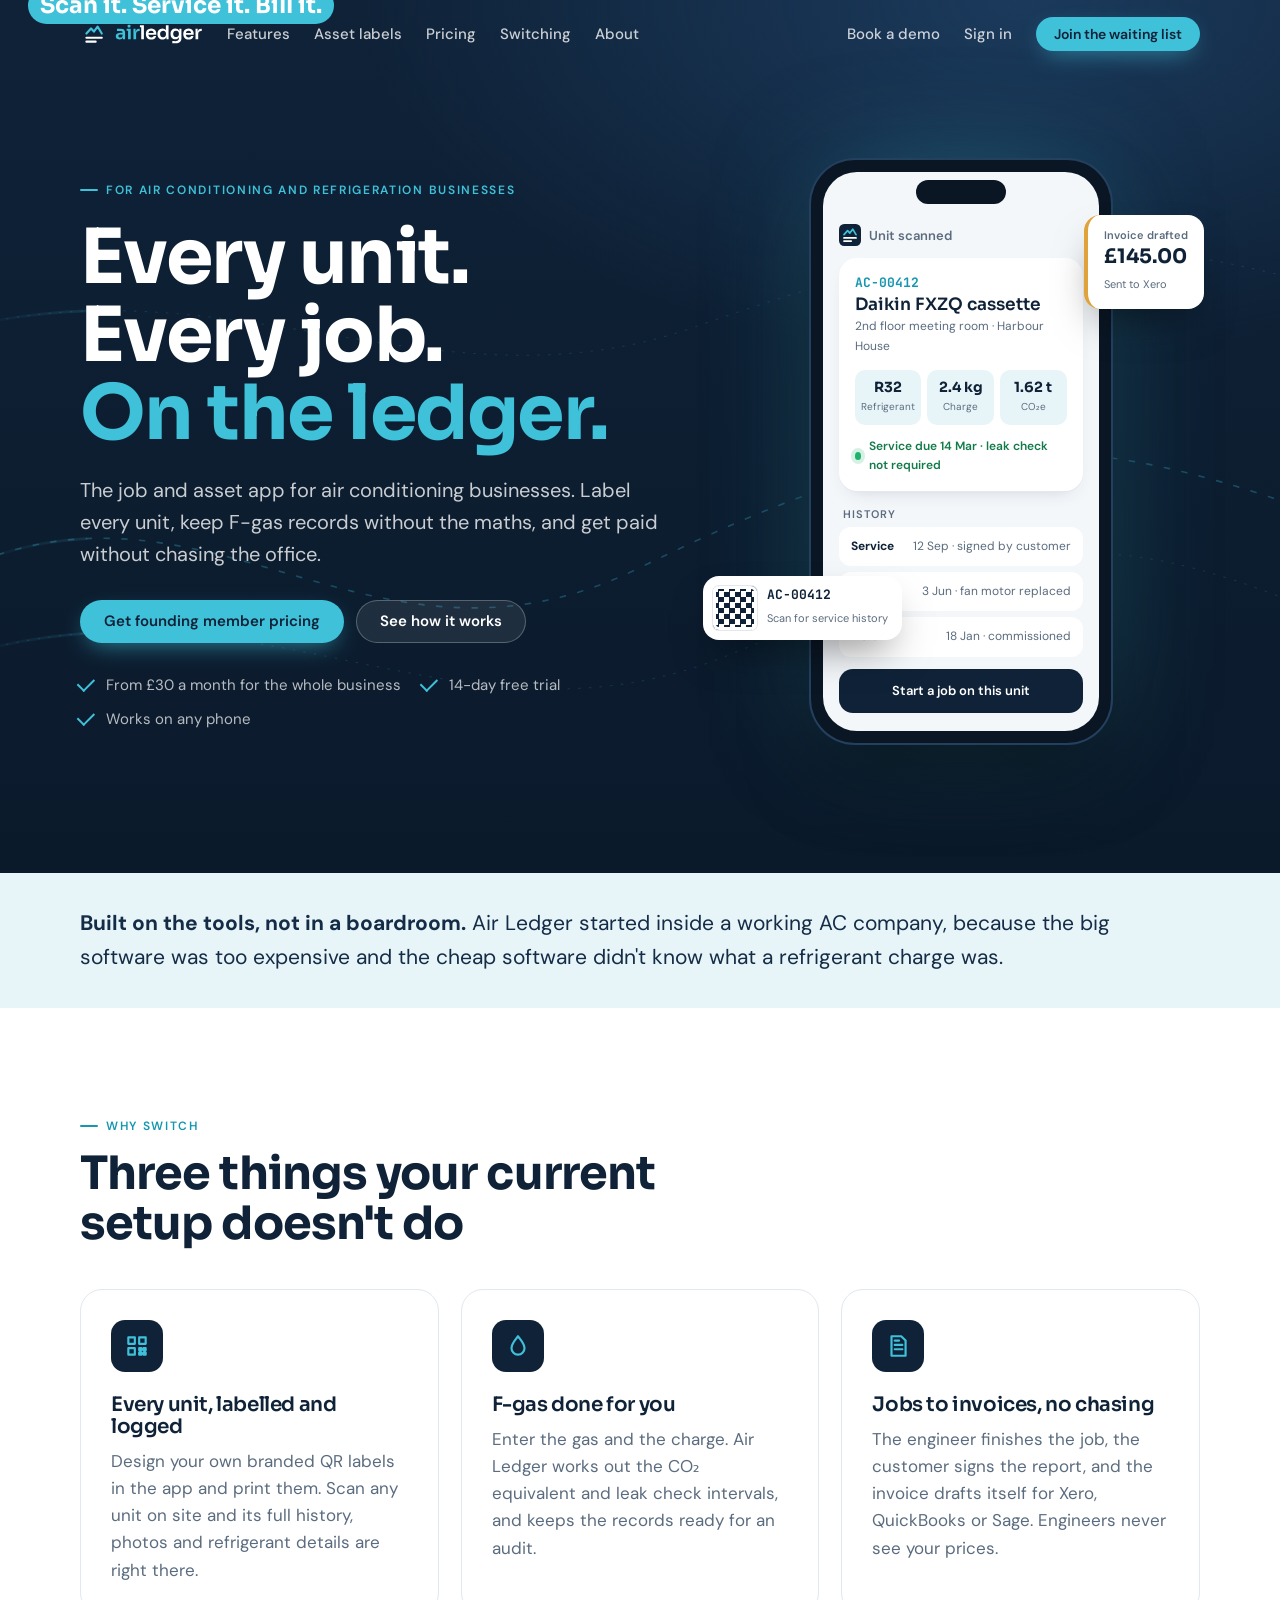
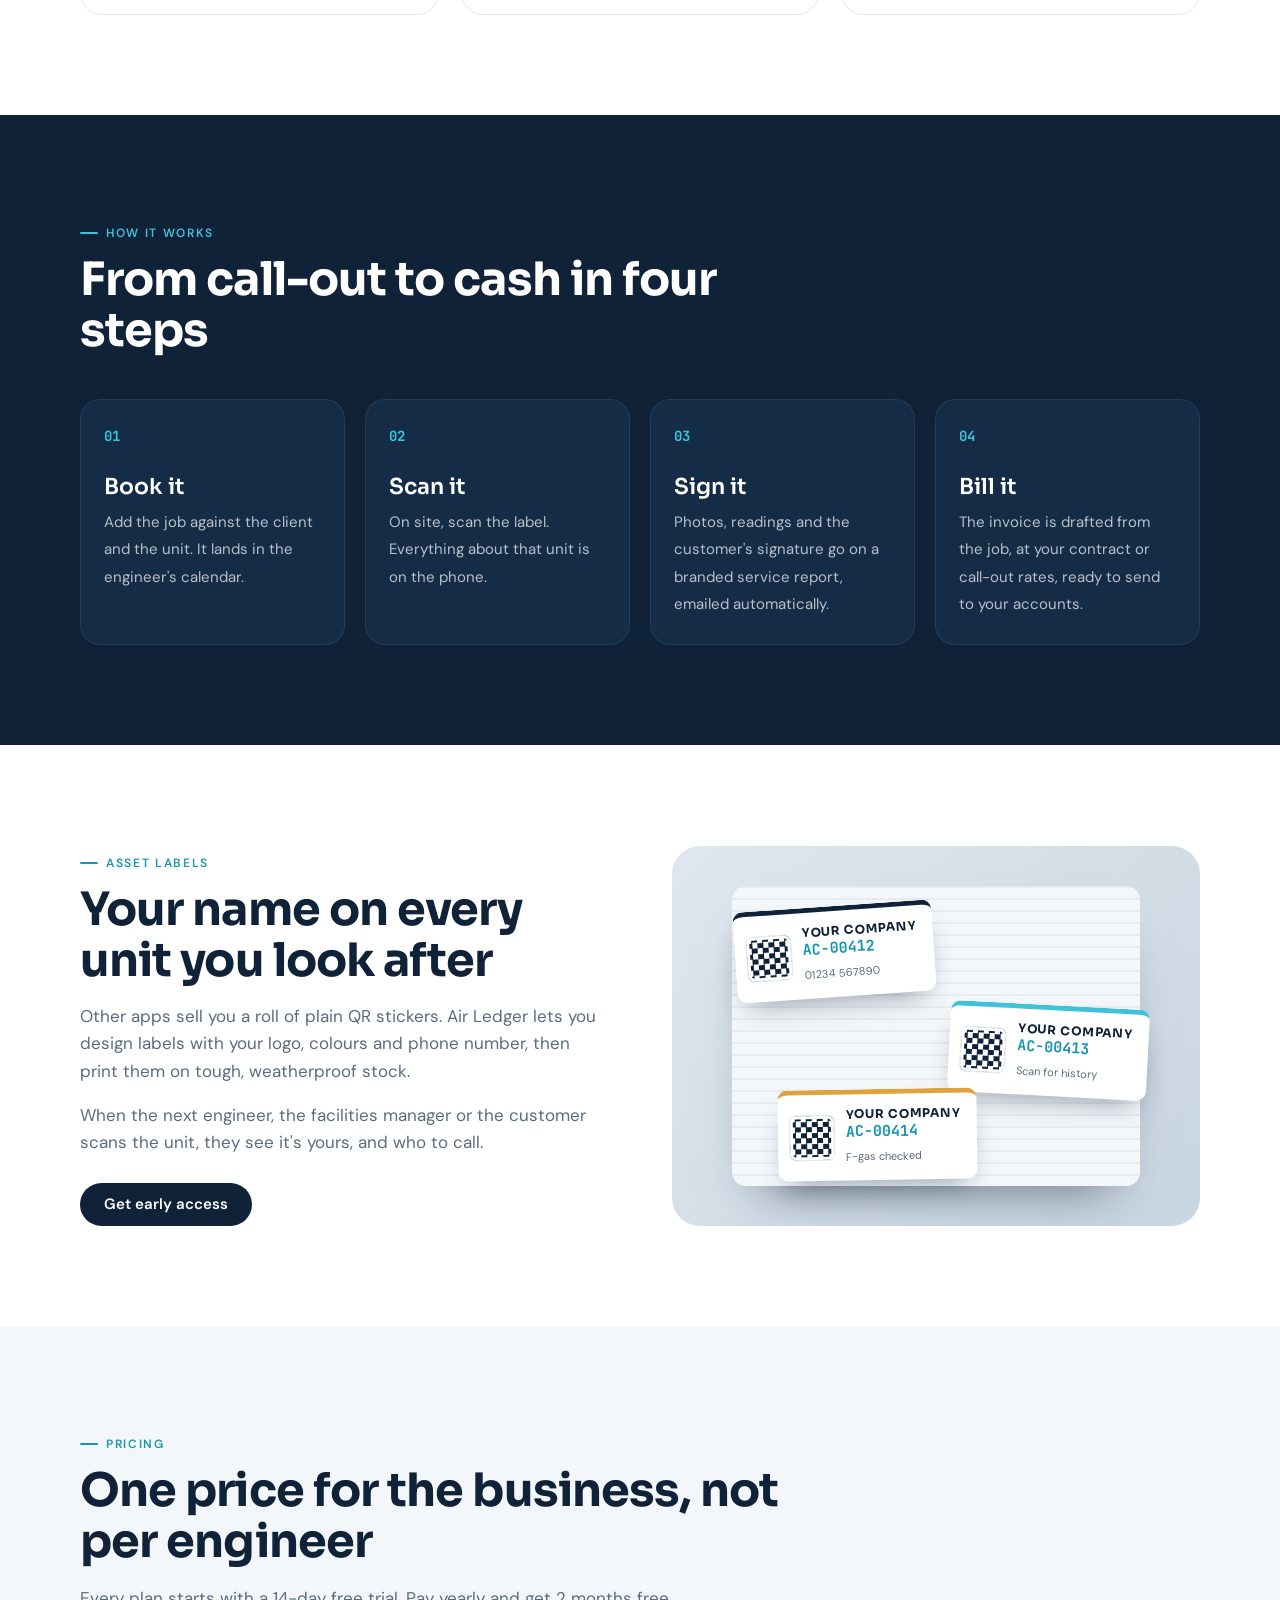
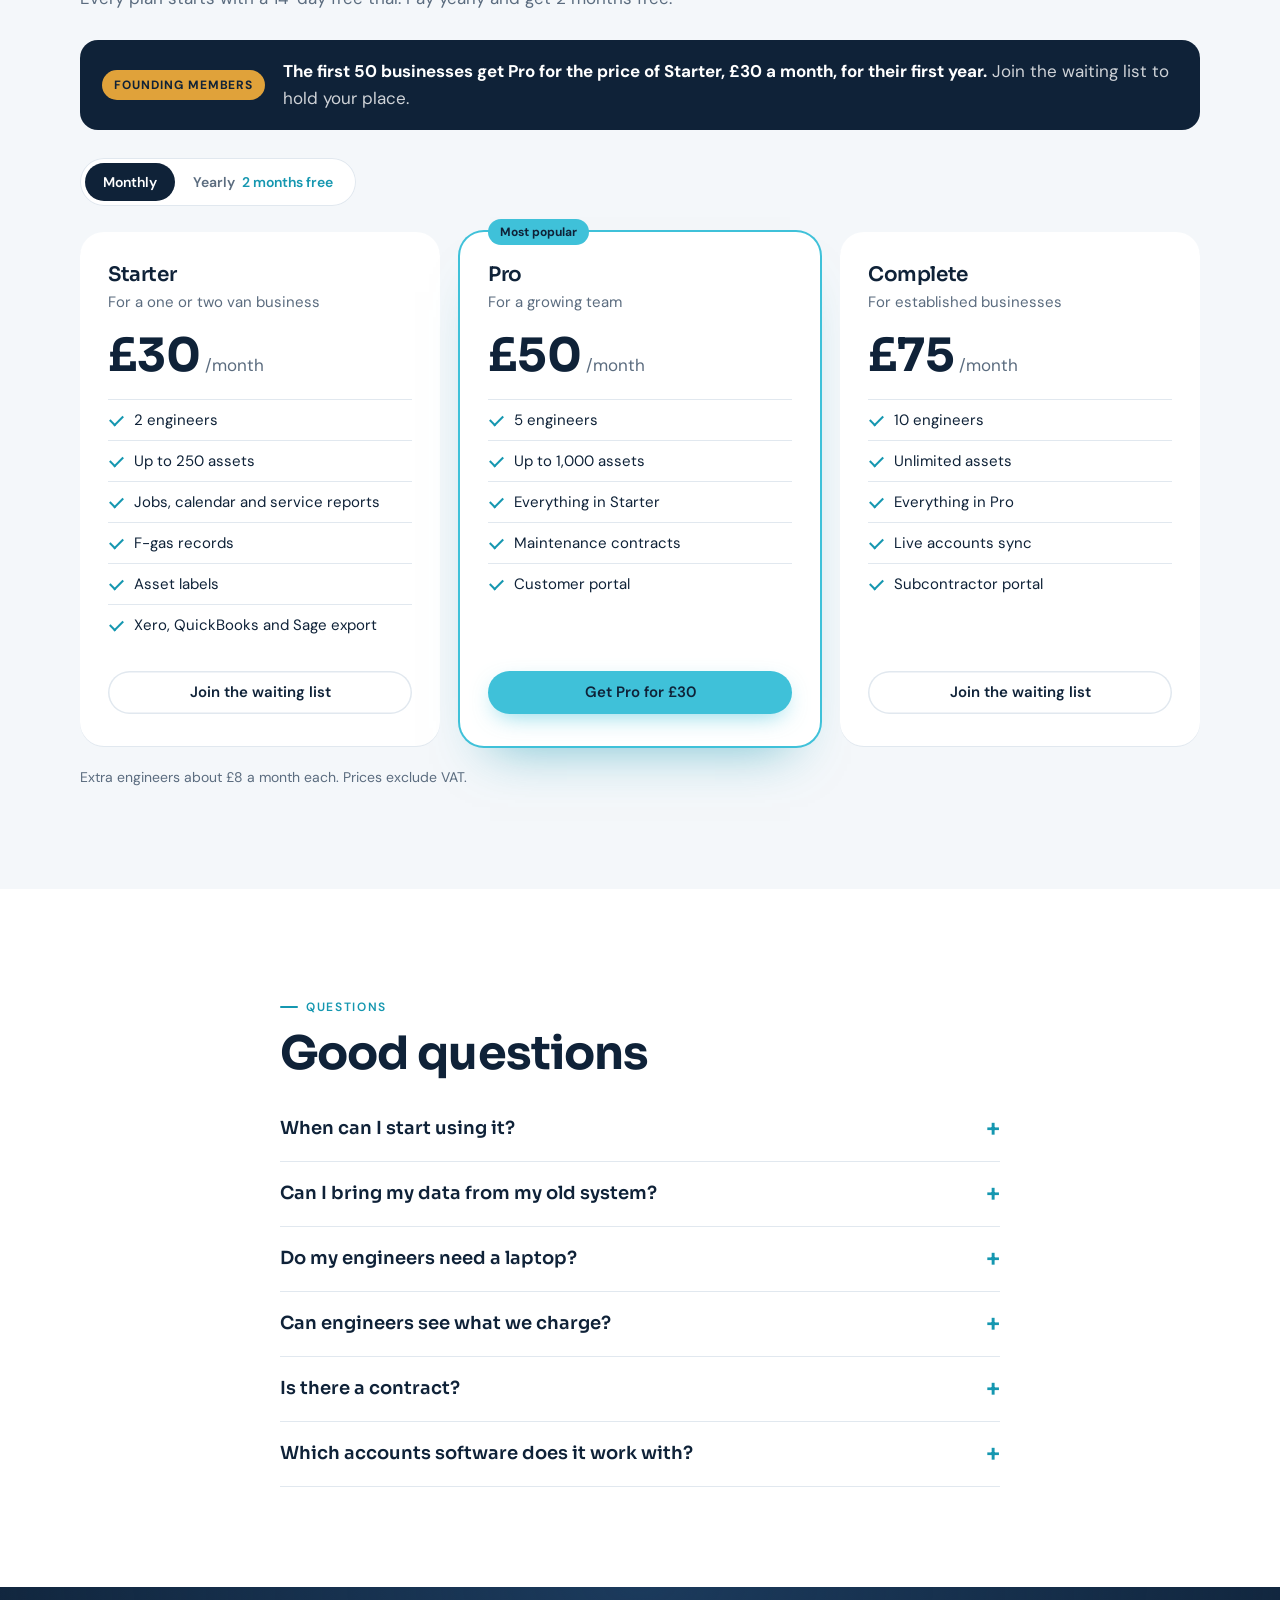
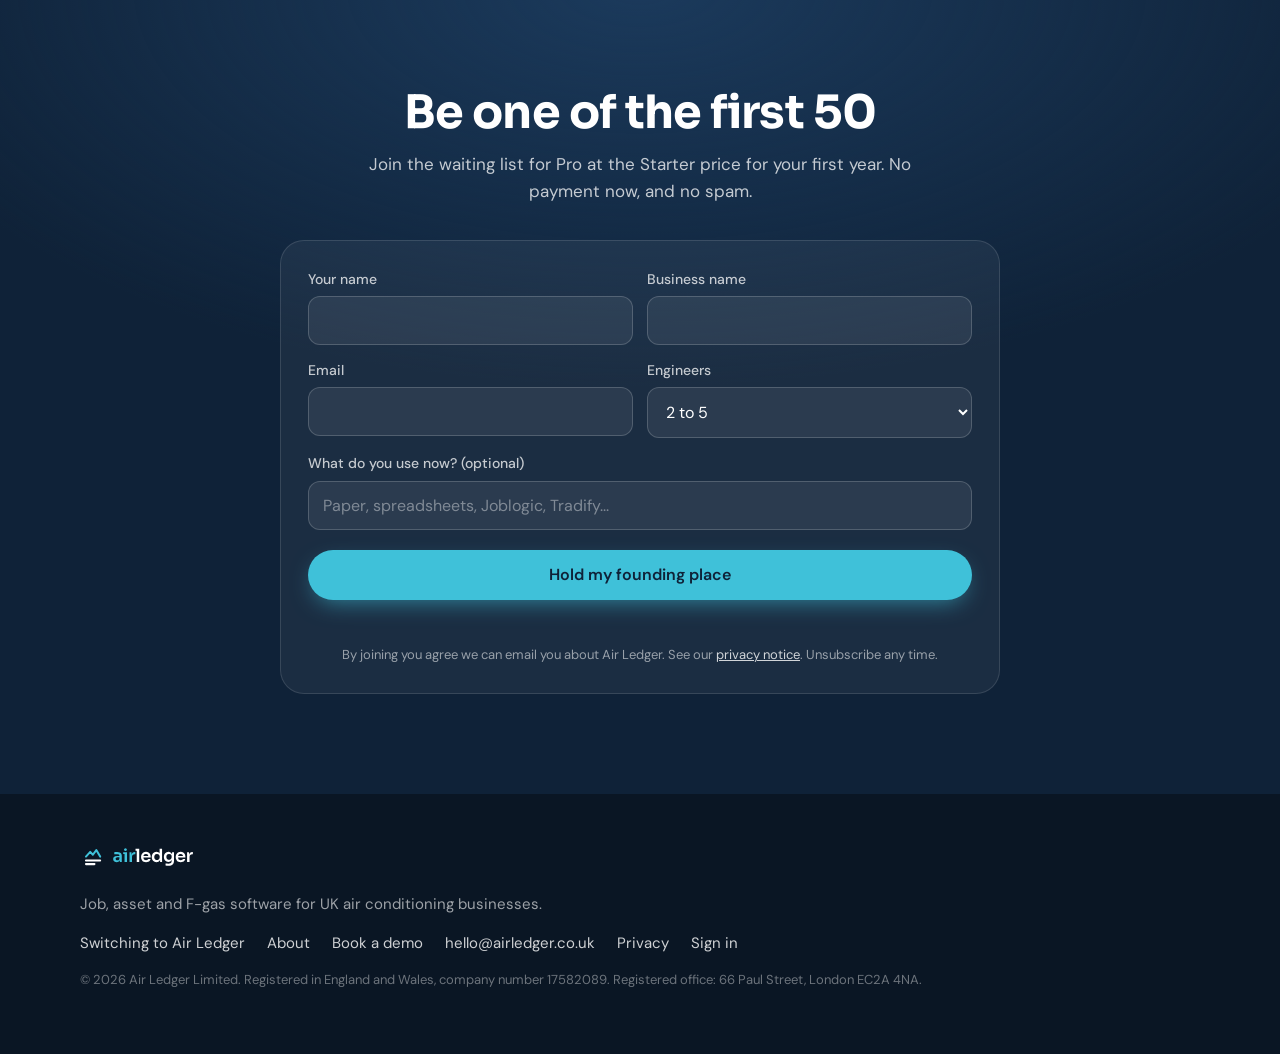
<file: index.html>
<!doctype html>
<html lang="en-GB">
<head>
<meta charset="utf-8">
<meta name="viewport" content="width=device-width,initial-scale=1">
<title>Air Ledger | Job and asset software for air conditioning businesses</title>
<meta name="description" content="Air Ledger is the job, asset and F-gas app for air conditioning businesses. Scan it. Service it. Bill it. Branded QR asset labels, automatic F-gas records and invoices that draft themselves. From £30 a month for the whole business.">
<link rel="canonical" href="https://airledger.co.uk/">
<meta property="og:title" content="Air Ledger | Scan it. Service it. Bill it.">
<meta property="og:description" content="Asset labels, F-gas records, jobs and invoices in one simple app. From £30 a month for the whole business.">
<meta property="og:image" content="https://airledger.co.uk/img/og.png">
<meta property="og:url" content="https://airledger.co.uk/">
<meta name="theme-color" content="#0F2238">
<link rel="icon" href="img/favicon-32.png">
<link rel="apple-touch-icon" href="img/icon-180.png">
<link rel="preconnect" href="https://fonts.googleapis.com">
<link rel="preconnect" href="https://fonts.gstatic.com" crossorigin>
<link href="https://fonts.googleapis.com/css2?family=DM+Sans:opsz,wght@9..40,400;9..40,500;9..40,600;9..40,700&family=JetBrains+Mono:wght@500;700&family=Sora:wght@600;700&display=swap" rel="stylesheet">
<link rel="stylesheet" href="styles.css">
</head>
<body>

<header class="nav" id="nav">
  <div class="wrap">
    <a href="#top" class="brand" aria-label="Air Ledger home"><img src="img/airledger-logo-reverse.svg" alt="Air Ledger" width="150" height="30"></a>
    <nav class="links" aria-label="Main">
      <a href="#features">Features</a>
      <a href="#labels">Asset labels</a>
      <a href="#pricing">Pricing</a>
      <a href="switching.html">Switching</a>
      <a href="about.html">About</a>
    </nav>
    <span class="sp"></span>
    <a class="signin" href="demo.html">Book a demo</a>
    <a class="signin" href="https://app.airledger.co.uk">Sign in</a>
    <a class="btn pri sm" href="#join">Join the waiting list</a>
  </div>
</header>

<main id="top">

<!-- HERO -->
<section class="hero">
  <svg class="flow" viewBox="0 0 1440 800" preserveAspectRatio="none" aria-hidden="true">
    <defs><linearGradient id="streak" x1="0" x2="1"><stop offset="0" stop-color="#3FC1D9" stop-opacity="0"/><stop offset=".6" stop-color="#3FC1D9" stop-opacity=".9"/><stop offset="1" stop-color="#fff"/></linearGradient></defs>
    <path class="f1" d="M-40 520 C 240 420, 420 640, 720 520 S 1180 380, 1480 470"/>
    <path class="f2" d="M-40 600 C 300 520, 520 700, 820 600 S 1220 470, 1480 560"/>
    <path class="f2" d="M-40 300 C 260 240, 500 380, 780 300 S 1200 200, 1480 260"/>
    <path class="f3" d="M-40 520 C 240 420, 420 640, 720 520 S 1180 380, 1480 470"/>
    <path class="f3 b" d="M-40 300 C 260 240, 500 380, 780 300 S 1200 200, 1480 260"/>
    <path class="f3 c" d="M-40 600 C 300 520, 520 700, 820 600 S 1220 470, 1480 560"/>
  </svg>
  <div class="wrap hero-grid">
    <div>
      <span class="eyebrow">For air conditioning and refrigeration businesses</span>
      <h1>Every unit.<br>Every job.<br><span class="hl">On the ledger.</span></h1>
      <p class="lede"><strong class="tag">Scan it. Service it. Bill it.</strong> The job and asset app for air conditioning businesses. Label every unit, keep F-gas records without the maths, and get paid without chasing the office.</p>
      <div class="ctas">
        <a class="btn pri" href="#join">Get founding member pricing</a>
        <a class="btn ghost" href="#features">See how it works</a>
      </div>
      <ul class="ticks">
        <li>From £30 a month for the whole business</li>
        <li>14-day free trial</li>
        <li>Works on any phone</li>
      </ul>
    </div>

    <!-- phone mock -->
    <div class="phone-stage" aria-hidden="true">
      <div class="phone">
        <div class="notch"></div>
        <div class="scr">
          <div class="scr-top"><img src="img/airledger-mark.svg" alt=""><span>Unit scanned</span></div>
          <div class="unit">
            <div class="unit-id">AC-00412</div>
            <div class="unit-name">Daikin FXZQ cassette</div>
            <div class="unit-loc">2nd floor meeting room · Harbour House</div>
            <div class="gas">
              <div><b>R32</b><small>Refrigerant</small></div>
              <div><b>2.4 kg</b><small>Charge</small></div>
              <div><b>1.62 t</b><small>CO₂e</small></div>
            </div>
            <div class="status ok"><i></i>Service due 14 Mar · leak check not required</div>
          </div>
          <div class="hist-h">History</div>
          <div class="hist"><b>Service</b><span>12 Sep · signed by customer</span></div>
          <div class="hist"><b>Repair</b><span>3 Jun · fan motor replaced</span></div>
          <div class="hist"><b>Install</b><span>18 Jan · commissioned</span></div>
          <div class="scr-btn">Start a job on this unit</div>
        </div>
      </div>
      <div class="label-float">
        <div class="lf-qr"></div>
        <div><b>AC-00412</b><small>Scan for service history</small></div>
      </div>
      <div class="inv-float"><span>Invoice drafted</span><b>£145.00</b><small>Sent to Xero</small></div>
    </div>
  </div>
</section>

<!-- STRIP -->
<section class="strip">
  <div class="wrap">
    <p><b>Built on the tools, not in a boardroom.</b> Air Ledger started inside a working AC company, because the big software was too expensive and the cheap software didn't know what a refrigerant charge was.</p>
  </div>
</section>

<!-- REASONS -->
<section class="sec" id="features">
  <div class="wrap">
    <span class="eyebrow ink">Why switch</span>
    <h2>Three things your current setup doesn't do</h2>
    <div class="reasons">
      <article class="reason">
        <div class="ico"><svg viewBox="0 0 24 24"><path d="M4 4h6v6H4zM14 4h6v6h-6zM4 14h6v6H4zM14 14h2v2h-2zM18 18h2v2h-2zM14 18h2v2h-2zM18 14h2v2h-2z"/></svg></div>
        <h3>Every unit, labelled and logged</h3>
        <p>Design your own branded QR labels in the app and print them. Scan any unit on site and its full history, photos and refrigerant details are right there.</p>
      </article>
      <article class="reason">
        <div class="ico"><svg viewBox="0 0 24 24"><path d="M12 3c3 4 6 7 6 11a6 6 0 0 1-12 0c0-4 3-7 6-11z"/></svg></div>
        <h3>F-gas done for you</h3>
        <p>Enter the gas and the charge. Air Ledger works out the CO₂ equivalent and leak check intervals, and keeps the records ready for an audit.</p>
      </article>
      <article class="reason">
        <div class="ico"><svg viewBox="0 0 24 24"><path d="M6 3h9l4 4v14H6zM9 11h7M9 15h7M9 7h4"/></svg></div>
        <h3>Jobs to invoices, no chasing</h3>
        <p>The engineer finishes the job, the customer signs the report, and the invoice drafts itself for Xero, QuickBooks or Sage. Engineers never see your prices.</p>
      </article>
    </div>
  </div>
</section>

<!-- HOW -->
<section class="sec how">
  <div class="wrap">
    <span class="eyebrow">How it works</span>
    <h2>From call-out to cash in four steps</h2>
    <ol class="steps">
      <li><b>Book it</b><span>Add the job against the client and the unit. It lands in the engineer's calendar.</span></li>
      <li><b>Scan it</b><span>On site, scan the label. Everything about that unit is on the phone.</span></li>
      <li><b>Sign it</b><span>Photos, readings and the customer's signature go on a branded service report, emailed automatically.</span></li>
      <li><b>Bill it</b><span>The invoice is drafted from the job, at your contract or call-out rates, ready to send to your accounts.</span></li>
    </ol>
  </div>
</section>

<!-- LABELS -->
<section class="sec" id="labels">
  <div class="wrap split">
    <div>
      <span class="eyebrow ink">Asset labels</span>
      <h2>Your name on every unit you look after</h2>
      <p>Other apps sell you a roll of plain QR stickers. Air Ledger lets you design labels with your logo, colours and phone number, then print them on tough, weatherproof stock.</p>
      <p>When the next engineer, the facilities manager or the customer scans the unit, they see it's yours, and who to call.</p>
      <a class="btn dark" href="#join">Get early access</a>
    </div>
    <div class="labels-demo" aria-hidden="true">
      <div class="lbl l1"><div class="lbl-qr"></div><div><b>YOUR COMPANY</b><span>AC-00412</span><small>01234 567890</small></div></div>
      <div class="lbl l2"><div class="lbl-qr"></div><div><b>YOUR COMPANY</b><span>AC-00413</span><small>Scan for history</small></div></div>
      <div class="lbl l3"><div class="lbl-qr"></div><div><b>YOUR COMPANY</b><span>AC-00414</span><small>F-gas checked</small></div></div>
    </div>
  </div>
</section>

<!-- PRICING -->
<section class="sec pricing" id="pricing">
  <div class="wrap">
    <span class="eyebrow ink">Pricing</span>
    <h2>One price for the business, not per engineer</h2>
    <p class="sub">Every plan starts with a 14-day free trial. Pay yearly and get 2 months free.</p>

    <div class="founder">
      <span class="badge">Founding members</span>
      <p><b>The first 50 businesses get Pro for the price of Starter, £30 a month, for their first year.</b> Join the waiting list to hold your place.</p>
    </div>

    <div class="toggle" role="group" aria-label="Billing period">
      <button type="button" class="on" data-period="m">Monthly</button>
      <button type="button" data-period="y">Yearly <em>2 months free</em></button>
    </div>

    <div class="plans">
      <article class="plan">
        <h3>Starter</h3>
        <p class="for">For a one or two van business</p>
        <div class="price" data-m="30" data-y="300"><span class="amt">£30</span><span class="per">/month</span></div>
        <ul>
          <li>2 engineers</li>
          <li>Up to 250 assets</li>
          <li>Jobs, calendar and service reports</li>
          <li>F-gas records</li>
          <li>Asset labels</li>
          <li>Xero, QuickBooks and Sage export</li>
        </ul>
        <a class="btn line" href="#join">Join the waiting list</a>
      </article>
      <article class="plan pop">
        <span class="tag">Most popular</span>
        <h3>Pro</h3>
        <p class="for">For a growing team</p>
        <div class="price" data-m="50" data-y="500"><span class="amt">£50</span><span class="per">/month</span></div>
        <ul>
          <li>5 engineers</li>
          <li>Up to 1,000 assets</li>
          <li>Everything in Starter</li>
          <li>Maintenance contracts</li>
          <li>Customer portal</li>
        </ul>
        <a class="btn pri" href="#join">Get Pro for £30</a>
      </article>
      <article class="plan">
        <h3>Complete</h3>
        <p class="for">For established businesses</p>
        <div class="price" data-m="75" data-y="750"><span class="amt">£75</span><span class="per">/month</span></div>
        <ul>
          <li>10 engineers</li>
          <li>Unlimited assets</li>
          <li>Everything in Pro</li>
          <li>Live accounts sync</li>
          <li>Subcontractor portal</li>
        </ul>
        <a class="btn line" href="#join">Join the waiting list</a>
      </article>
    </div>
    <p class="fine">Extra engineers about £8 a month each. Prices exclude VAT.</p>
  </div>
</section>

<!-- FAQ -->
<section class="sec faq" id="faq">
  <div class="wrap narrow">
    <span class="eyebrow ink">Questions</span>
    <h2>Good questions</h2>
    <details><summary>When can I start using it?</summary><p>Paid plans open in January 2027. Join the waiting list and we'll email you the day it opens, with your founding member price held.</p></details>
    <details><summary>Can I bring my data from my old system?</summary><p>Yes. Upload your clients, sites and units from a spreadsheet or an export from your current software, and we'll help you check it's all come across.</p></details>
    <details><summary>Do my engineers need a laptop?</summary><p>No. Air Ledger works on any phone or tablet, and the office side works in any web browser.</p></details>
    <details><summary>Can engineers see what we charge?</summary><p>No. Prices and invoices are only visible to owners and the office. Engineers see the job, the unit and the report.</p></details>
    <details><summary>Is there a contract?</summary><p>No long contract. Pay monthly and cancel any time, or pay yearly and get 2 months free.</p></details>
    <details><summary>Which accounts software does it work with?</summary><p>Xero, QuickBooks and Sage 50 today, with live sync on the way.</p></details>
  </div>
</section>

<!-- JOIN -->
<section class="join" id="join">
  <div class="wrap narrow">
    <h2>Be one of the first 50</h2>
    <p>Join the waiting list for Pro at the Starter price for your first year. No payment now, and no spam.</p>
    <form id="wl" class="wl" novalidate>
      <div class="row">
        <label><span>Your name</span><input name="name" autocomplete="name" required></label>
        <label><span>Business name</span><input name="business" autocomplete="organization" required></label>
      </div>
      <div class="row">
        <label><span>Email</span><input name="email" type="email" autocomplete="email" required></label>
        <label><span>Engineers</span>
          <select name="engineers"><option value="1">Just me</option><option value="2-5" selected>2 to 5</option><option value="6-10">6 to 10</option><option value="11+">More than 10</option></select>
        </label>
      </div>
      <label><span>What do you use now? (optional)</span><input name="current_system" placeholder="Paper, spreadsheets, Joblogic, Tradify..."></label>
      <input type="text" name="website" class="hp" tabindex="-1" autocomplete="off" aria-hidden="true">
      <button class="btn pri big" type="submit">Hold my founding place</button>
      <p class="msg" id="wl-msg" role="status"></p>
      <p class="consent">By joining you agree we can email you about Air Ledger. See our <a href="privacy.html">privacy notice</a>. Unsubscribe any time.</p>
    </form>
  </div>
</section>

</main>

<footer class="foot">
  <div class="wrap">
    <img src="img/airledger-logo-reverse.svg" alt="Air Ledger" width="130" height="26">
    <p>Job, asset and F-gas software for UK air conditioning businesses.</p>
    <p class="fl"><a href="switching.html">Switching to Air Ledger</a><a href="about.html">About</a><a href="demo.html">Book a demo</a><a href="mailto:hello@airledger.co.uk">hello@airledger.co.uk</a><a href="privacy.html">Privacy</a><a href="https://app.airledger.co.uk">Sign in</a></p>
    <p class="cr">© 2026 Air Ledger Limited. Registered in England and Wales, company number 17582089. Registered office: 66 Paul Street, London EC2A 4NA.</p>
  </div>
</footer>

<script src="site.js"></script>
</body>
</html>
</file>
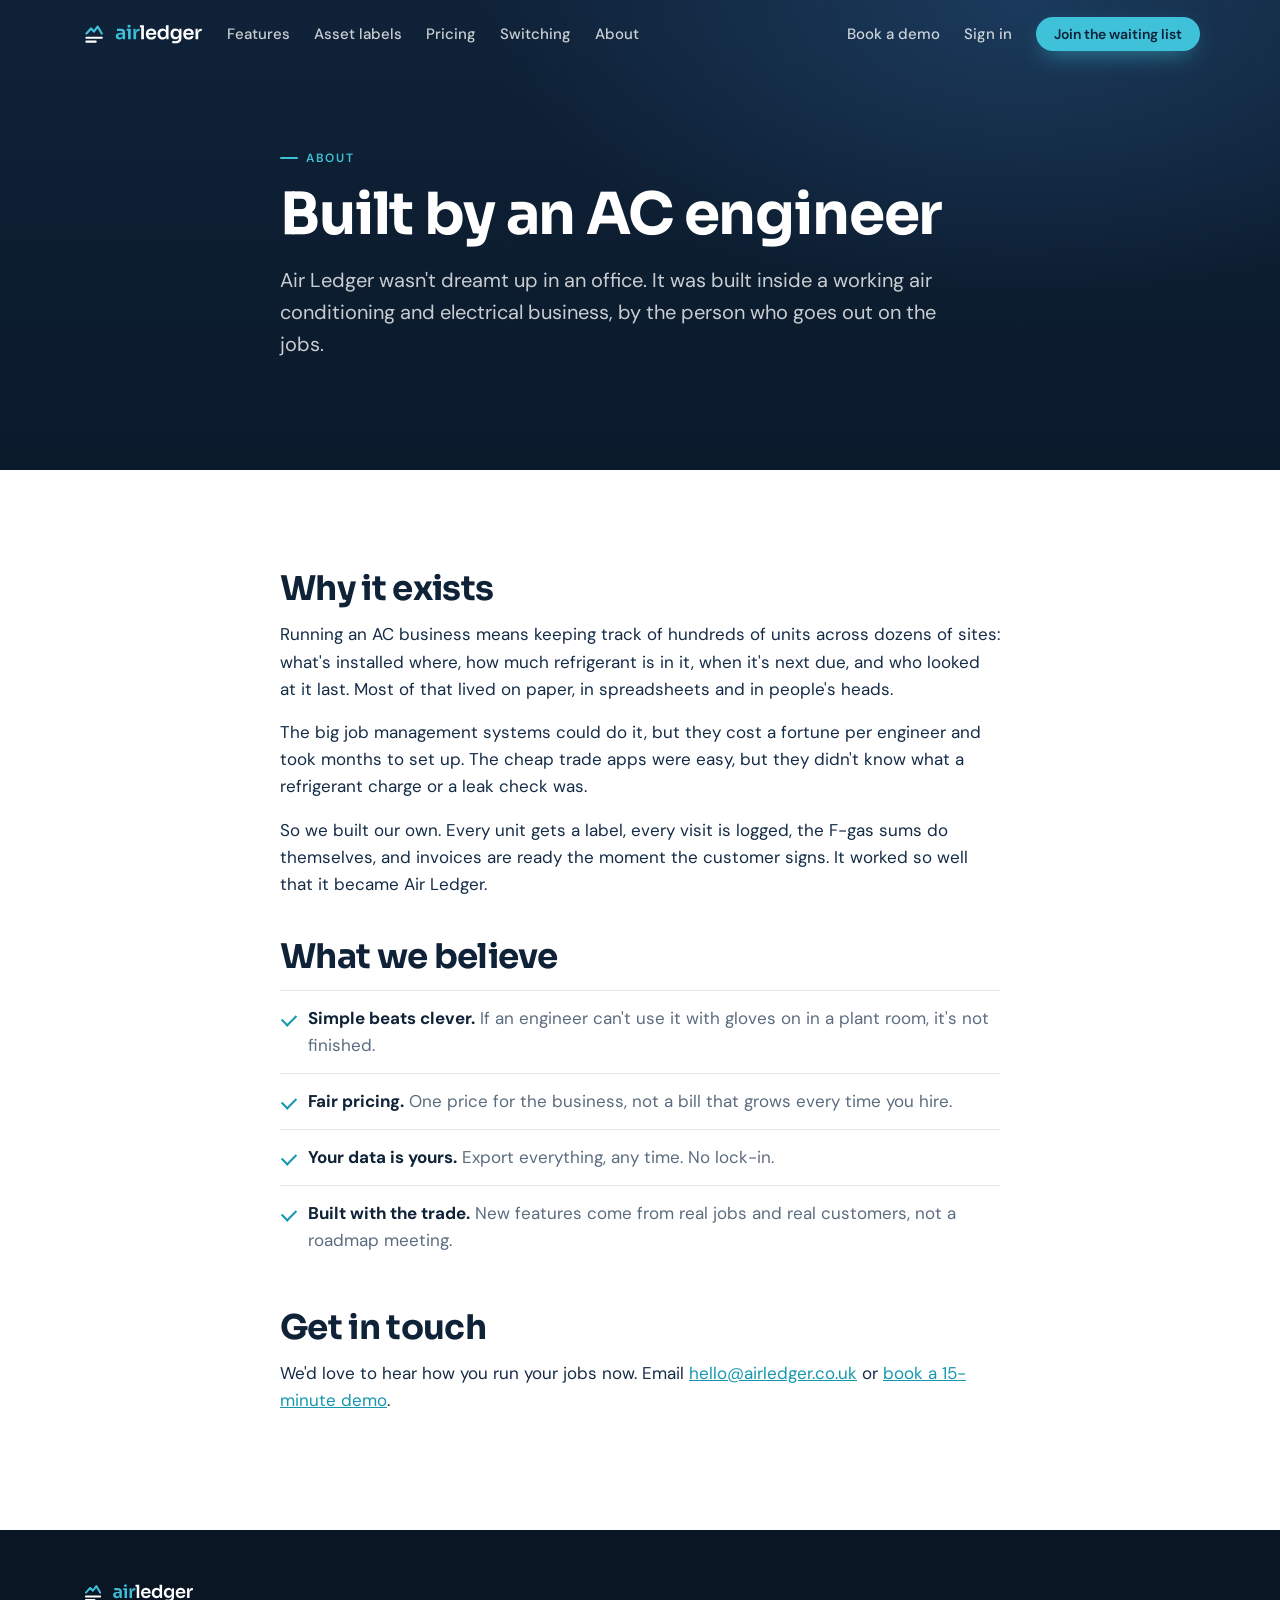
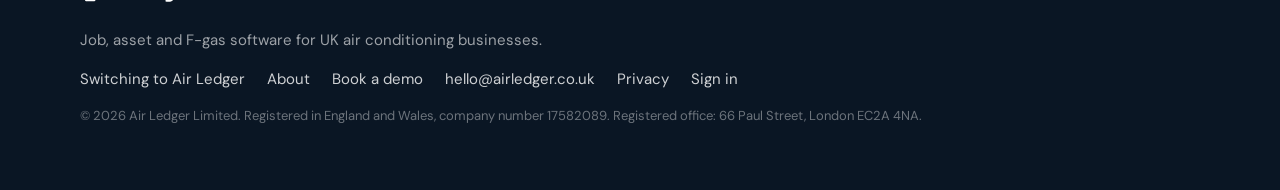
<file: about.html>
<!doctype html>
<html lang="en-GB">
<head>
<meta charset="utf-8">
<meta name="viewport" content="width=device-width,initial-scale=1">
<title>About | Air Ledger</title>
<meta name="description" content="Air Ledger is built by an air conditioning engineer who wanted software that understood AC work. Here is why it exists.">
<link rel="canonical" href="https://airledger.co.uk/about.html">
<meta property="og:title" content="Air Ledger | Scan it. Service it. Bill it.">
<meta property="og:description" content="Asset labels, F-gas records, jobs and invoices in one simple app. From £30 a month for the whole business.">
<meta property="og:image" content="https://airledger.co.uk/img/og.png">
<meta property="og:url" content="https://airledger.co.uk/">
<meta name="theme-color" content="#0F2238">
<link rel="icon" href="img/favicon-32.png">
<link rel="apple-touch-icon" href="img/icon-180.png">
<link rel="preconnect" href="https://fonts.googleapis.com">
<link rel="preconnect" href="https://fonts.gstatic.com" crossorigin>
<link href="https://fonts.googleapis.com/css2?family=DM+Sans:opsz,wght@9..40,400;9..40,500;9..40,600;9..40,700&family=JetBrains+Mono:wght@500;700&family=Sora:wght@600;700&display=swap" rel="stylesheet">
<link rel="stylesheet" href="styles.css">
</head>
<body>

<header class="nav solid" id="nav">
  <div class="wrap">
    <a href="./" class="brand" aria-label="Air Ledger home"><img src="img/airledger-logo-reverse.svg" alt="Air Ledger" width="150" height="30"></a>
    <nav class="links" aria-label="Main">
      <a href="./#features">Features</a>
      <a href="./#labels">Asset labels</a>
      <a href="./#pricing">Pricing</a>
      <a href="switching.html">Switching</a>
      <a href="about.html">About</a>
    </nav>
    <span class="sp"></span>
    <a class="signin" href="demo.html">Book a demo</a>
    <a class="signin" href="https://app.airledger.co.uk">Sign in</a>
    <a class="btn pri sm" href="./#join">Join the waiting list</a>
  </div>
</header>

<main id="top">

<section class="page-hero">
  <div class="wrap narrow">
    <span class="eyebrow">About</span>
    <h1>Built by an AC engineer</h1>
    <p class="lede">Air Ledger wasn't dreamt up in an office. It was built inside a working air conditioning and electrical business, by the person who goes out on the jobs.</p>
  </div>
</section>

<section class="sec">
  <div class="wrap narrow prose">
    <h2>Why it exists</h2>
    <p>Running an AC business means keeping track of hundreds of units across dozens of sites: what's installed where, how much refrigerant is in it, when it's next due, and who looked at it last. Most of that lived on paper, in spreadsheets and in people's heads.</p>
    <p>The big job management systems could do it, but they cost a fortune per engineer and took months to set up. The cheap trade apps were easy, but they didn't know what a refrigerant charge or a leak check was.</p>
    <p>So we built our own. Every unit gets a label, every visit is logged, the F-gas sums do themselves, and invoices are ready the moment the customer signs. It worked so well that it became Air Ledger.</p>

    <h2>What we believe</h2>
    <ul class="beliefs">
      <li><b>Simple beats clever.</b> If an engineer can't use it with gloves on in a plant room, it's not finished.</li>
      <li><b>Fair pricing.</b> One price for the business, not a bill that grows every time you hire.</li>
      <li><b>Your data is yours.</b> Export everything, any time. No lock-in.</li>
      <li><b>Built with the trade.</b> New features come from real jobs and real customers, not a roadmap meeting.</li>
    </ul>

    <h2>Get in touch</h2>
    <p>We'd love to hear how you run your jobs now. Email <a href="mailto:hello@airledger.co.uk">hello@airledger.co.uk</a> or <a href="demo.html">book a 15-minute demo</a>.</p>
  </div>
</section>

</main>

<footer class="foot">
  <div class="wrap">
    <img src="img/airledger-logo-reverse.svg" alt="Air Ledger" width="130" height="26">
    <p>Job, asset and F-gas software for UK air conditioning businesses.</p>
    <p class="fl"><a href="switching.html">Switching to Air Ledger</a><a href="about.html">About</a><a href="demo.html">Book a demo</a><a href="mailto:hello@airledger.co.uk">hello@airledger.co.uk</a><a href="privacy.html">Privacy</a><a href="https://app.airledger.co.uk">Sign in</a></p>
    <p class="cr">© 2026 Air Ledger Limited. Registered in England and Wales, company number 17582089. Registered office: 66 Paul Street, London EC2A 4NA.</p>
  </div>
</footer>

<script src="site.js"></script>
</body>
</html>
</file>
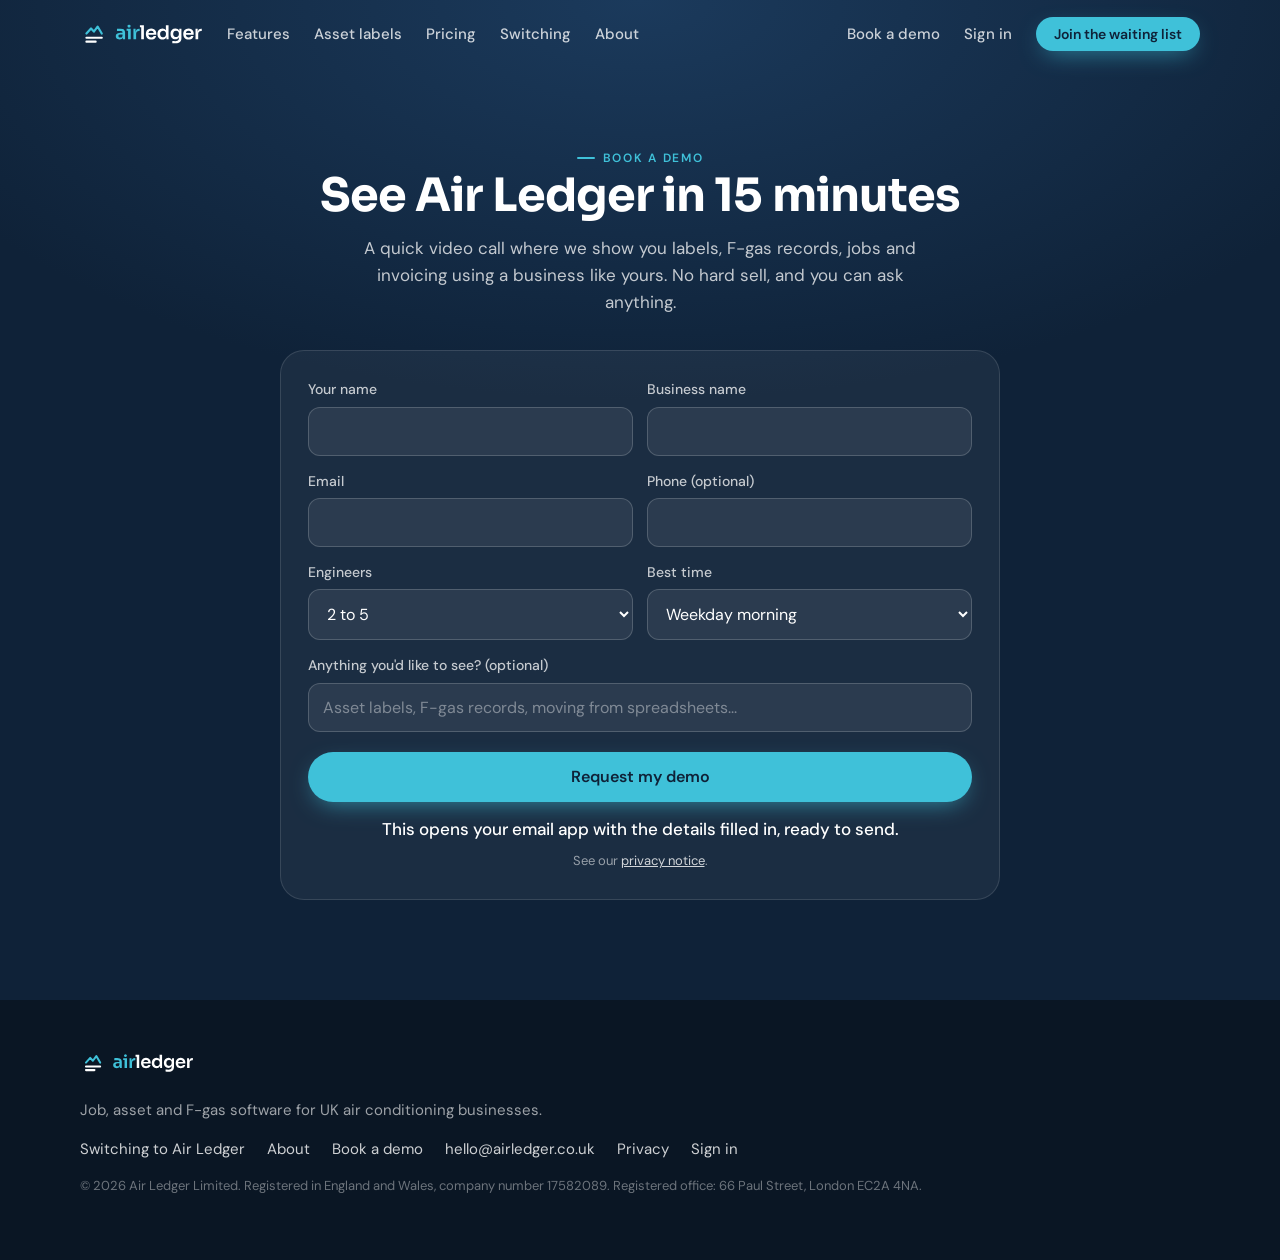
<file: demo.html>
<!doctype html>
<html lang="en-GB">
<head>
<meta charset="utf-8">
<meta name="viewport" content="width=device-width,initial-scale=1">
<title>Book a demo | Air Ledger</title>
<meta name="description" content="Book a free 15-minute video demo of Air Ledger, the job, asset and F-gas app for air conditioning businesses.">
<link rel="canonical" href="https://airledger.co.uk/demo.html">
<meta property="og:title" content="Air Ledger | Scan it. Service it. Bill it.">
<meta property="og:description" content="Asset labels, F-gas records, jobs and invoices in one simple app. From £30 a month for the whole business.">
<meta property="og:image" content="https://airledger.co.uk/img/og.png">
<meta property="og:url" content="https://airledger.co.uk/">
<meta name="theme-color" content="#0F2238">
<link rel="icon" href="img/favicon-32.png">
<link rel="apple-touch-icon" href="img/icon-180.png">
<link rel="preconnect" href="https://fonts.googleapis.com">
<link rel="preconnect" href="https://fonts.gstatic.com" crossorigin>
<link href="https://fonts.googleapis.com/css2?family=DM+Sans:opsz,wght@9..40,400;9..40,500;9..40,600;9..40,700&family=JetBrains+Mono:wght@500;700&family=Sora:wght@600;700&display=swap" rel="stylesheet">
<link rel="stylesheet" href="styles.css">
</head>
<body>

<header class="nav solid" id="nav">
  <div class="wrap">
    <a href="./" class="brand" aria-label="Air Ledger home"><img src="img/airledger-logo-reverse.svg" alt="Air Ledger" width="150" height="30"></a>
    <nav class="links" aria-label="Main">
      <a href="./#features">Features</a>
      <a href="./#labels">Asset labels</a>
      <a href="./#pricing">Pricing</a>
      <a href="switching.html">Switching</a>
      <a href="about.html">About</a>
    </nav>
    <span class="sp"></span>
    <a class="signin" href="demo.html">Book a demo</a>
    <a class="signin" href="https://app.airledger.co.uk">Sign in</a>
    <a class="btn pri sm" href="./#join">Join the waiting list</a>
  </div>
</header>

<main id="top">

<section class="join page-join">
  <div class="wrap narrow">
    <span class="eyebrow">Book a demo</span>
    <h2>See Air Ledger in 15 minutes</h2>
    <p>A quick video call where we show you labels, F-gas records, jobs and invoicing using a business like yours. No hard sell, and you can ask anything.</p>
    <form id="demo" class="wl" novalidate>
      <div class="row">
        <label><span>Your name</span><input name="name" autocomplete="name" required></label>
        <label><span>Business name</span><input name="business" autocomplete="organization" required></label>
      </div>
      <div class="row">
        <label><span>Email</span><input name="email" type="email" autocomplete="email" required></label>
        <label><span>Phone (optional)</span><input name="phone" type="tel" autocomplete="tel"></label>
      </div>
      <div class="row">
        <label><span>Engineers</span>
          <select name="engineers"><option>Just me</option><option selected>2 to 5</option><option>6 to 10</option><option>More than 10</option></select>
        </label>
        <label><span>Best time</span>
          <select name="when"><option>Weekday morning</option><option>Weekday lunchtime</option><option>Weekday afternoon</option><option>After 5pm</option></select>
        </label>
      </div>
      <label><span>Anything you'd like to see? (optional)</span><input name="notes" placeholder="Asset labels, F-gas records, moving from spreadsheets..."></label>
      <button class="btn pri big" type="submit">Request my demo</button>
      <p class="msg" id="demo-msg" role="status">This opens your email app with the details filled in, ready to send.</p>
      <p class="consent">See our <a href="privacy.html">privacy notice</a>.</p>
    </form>
  </div>
</section>

</main>

<footer class="foot">
  <div class="wrap">
    <img src="img/airledger-logo-reverse.svg" alt="Air Ledger" width="130" height="26">
    <p>Job, asset and F-gas software for UK air conditioning businesses.</p>
    <p class="fl"><a href="switching.html">Switching to Air Ledger</a><a href="about.html">About</a><a href="demo.html">Book a demo</a><a href="mailto:hello@airledger.co.uk">hello@airledger.co.uk</a><a href="privacy.html">Privacy</a><a href="https://app.airledger.co.uk">Sign in</a></p>
    <p class="cr">© 2026 Air Ledger Limited. Registered in England and Wales, company number 17582089. Registered office: 66 Paul Street, London EC2A 4NA.</p>
  </div>
</footer>

<script src="site.js"></script>
</body>
</html>
</file>
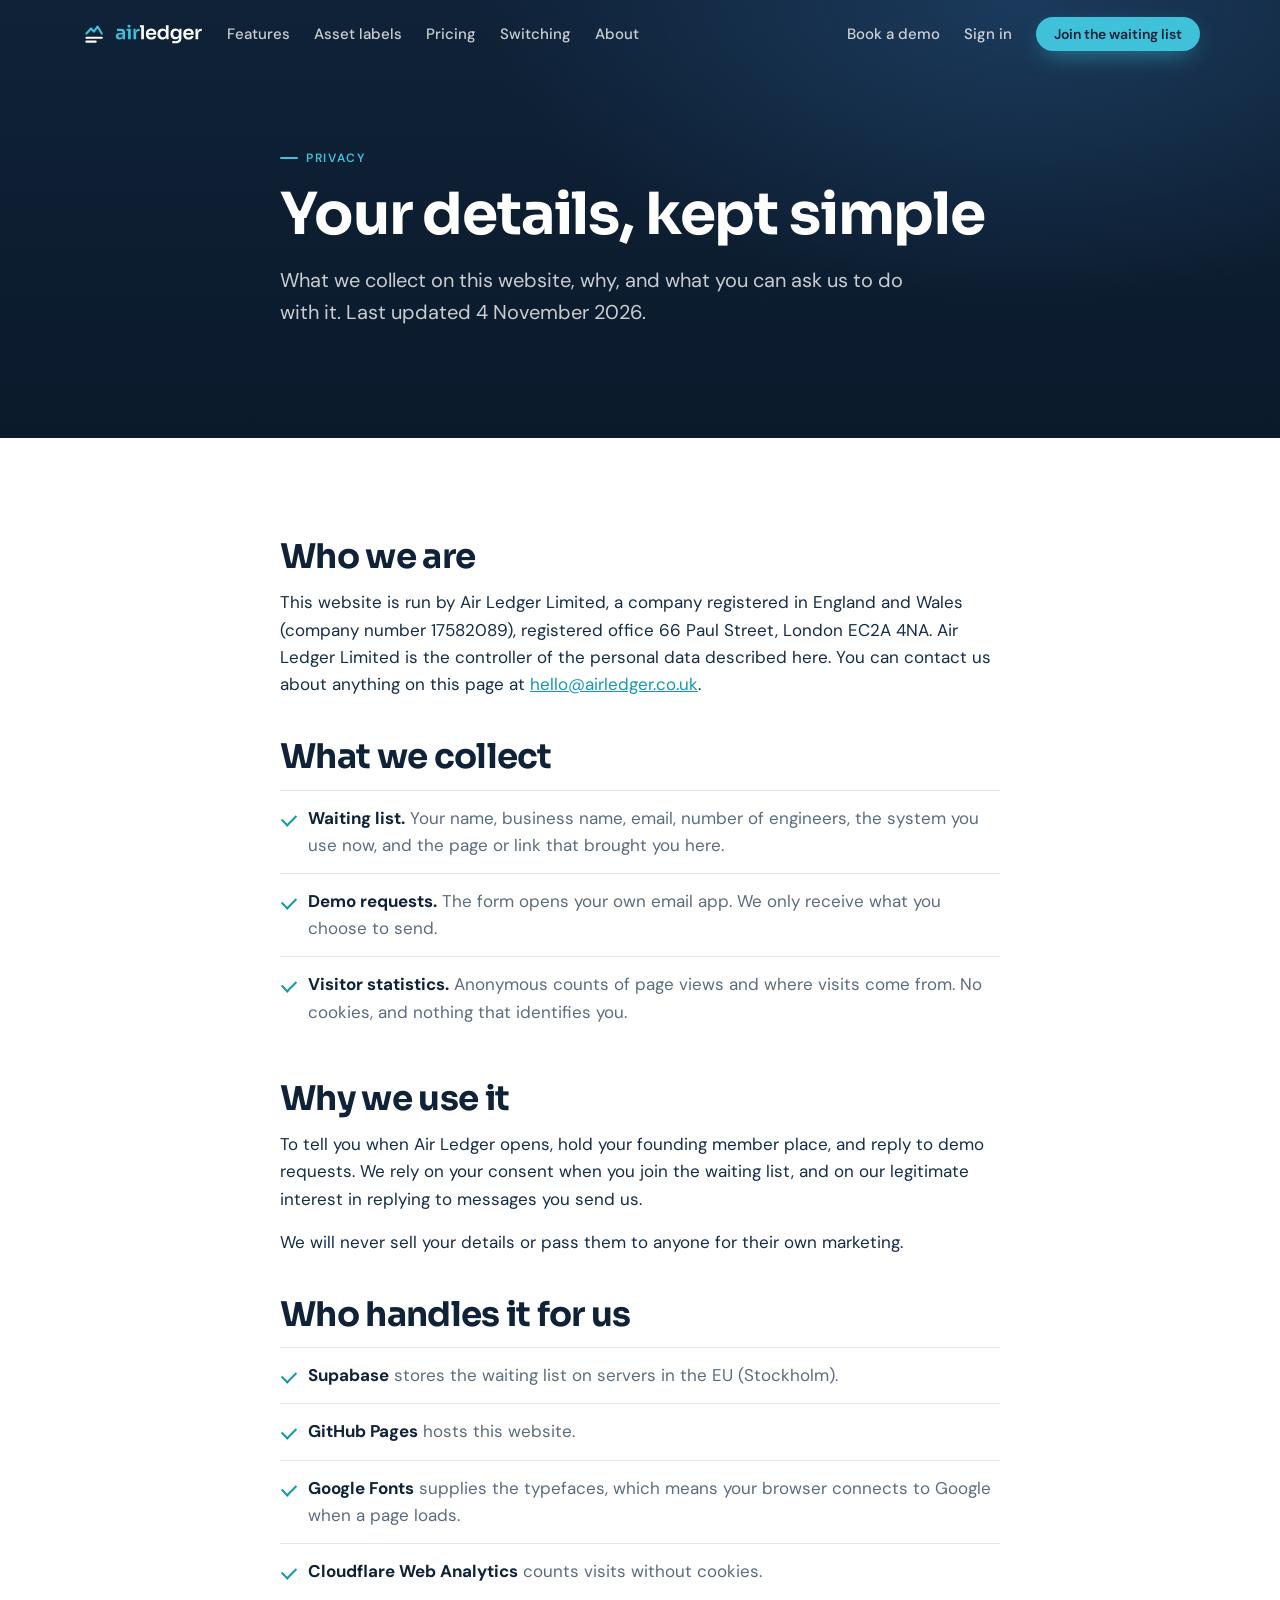
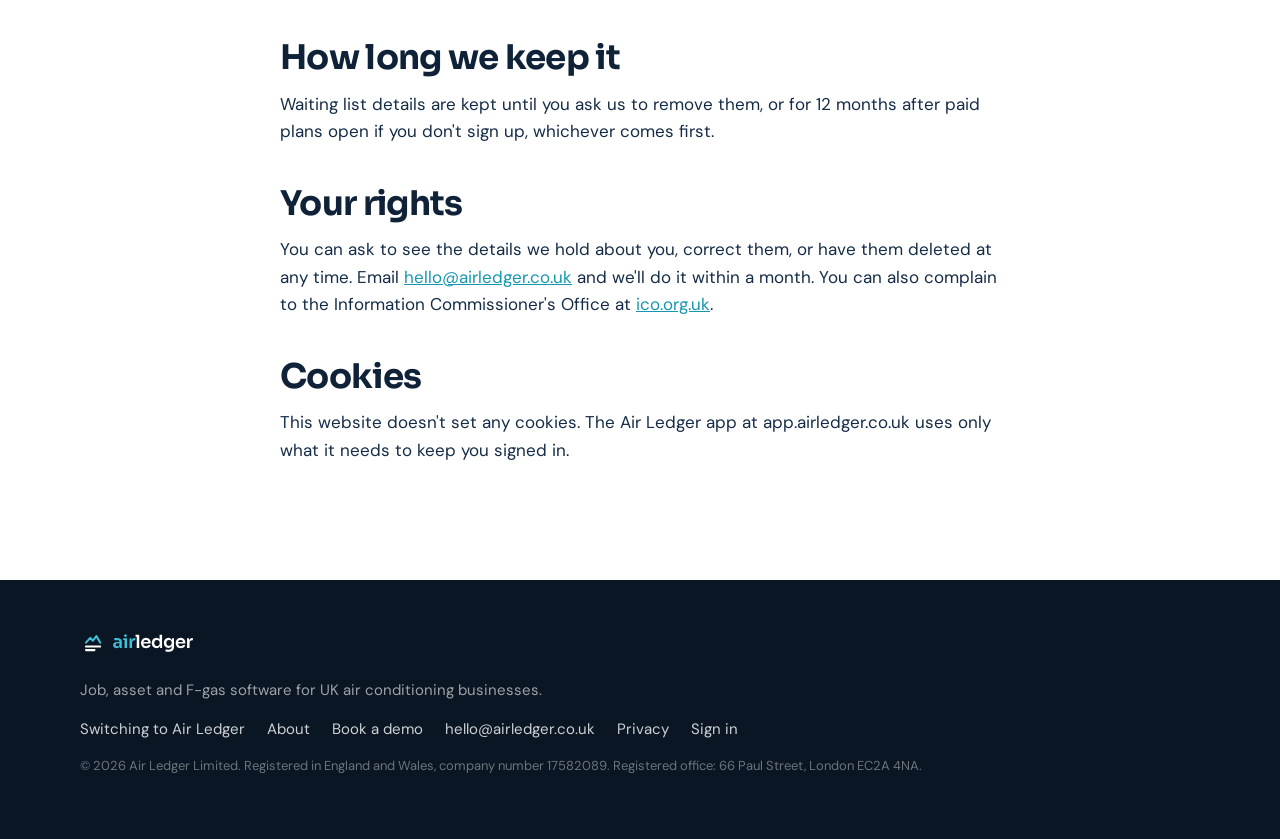
<file: privacy.html>
<!doctype html>
<html lang="en-GB">
<head>
<meta charset="utf-8">
<meta name="viewport" content="width=device-width,initial-scale=1">
<title>Privacy | Air Ledger</title>
<meta name="description" content="How Air Ledger uses the details you give us on airledger.co.uk.">
<link rel="canonical" href="https://airledger.co.uk/privacy.html">
<meta property="og:title" content="Air Ledger | Scan it. Service it. Bill it.">
<meta property="og:description" content="Asset labels, F-gas records, jobs and invoices in one simple app. From £30 a month for the whole business.">
<meta property="og:image" content="https://airledger.co.uk/img/og.png">
<meta property="og:url" content="https://airledger.co.uk/">
<meta name="theme-color" content="#0F2238">
<link rel="icon" href="img/favicon-32.png">
<link rel="apple-touch-icon" href="img/icon-180.png">
<link rel="preconnect" href="https://fonts.googleapis.com">
<link rel="preconnect" href="https://fonts.gstatic.com" crossorigin>
<link href="https://fonts.googleapis.com/css2?family=DM+Sans:opsz,wght@9..40,400;9..40,500;9..40,600;9..40,700&family=JetBrains+Mono:wght@500;700&family=Sora:wght@600;700&display=swap" rel="stylesheet">
<link rel="stylesheet" href="styles.css">
</head>
<body>

<header class="nav solid" id="nav">
  <div class="wrap">
    <a href="./" class="brand" aria-label="Air Ledger home"><img src="img/airledger-logo-reverse.svg" alt="Air Ledger" width="150" height="30"></a>
    <nav class="links" aria-label="Main">
      <a href="./#features">Features</a>
      <a href="./#labels">Asset labels</a>
      <a href="./#pricing">Pricing</a>
      <a href="switching.html">Switching</a>
      <a href="about.html">About</a>
    </nav>
    <span class="sp"></span>
    <a class="signin" href="demo.html">Book a demo</a>
    <a class="signin" href="https://app.airledger.co.uk">Sign in</a>
    <a class="btn pri sm" href="./#join">Join the waiting list</a>
  </div>
</header>

<main id="top">
<section class="page-hero">
  <div class="wrap narrow">
    <span class="eyebrow">Privacy</span>
    <h1>Your details, kept simple</h1>
    <p class="lede">What we collect on this website, why, and what you can ask us to do with it. Last updated 4 November 2026.</p>
  </div>
</section>
<section class="sec">
  <div class="wrap narrow prose">
    <h2>Who we are</h2>
    <p>This website is run by Air Ledger Limited, a company registered in England and Wales (company number 17582089), registered office 66 Paul Street, London EC2A 4NA. Air Ledger Limited is the controller of the personal data described here. You can contact us about anything on this page at <a href="mailto:hello@airledger.co.uk">hello@airledger.co.uk</a>.</p>

    <h2>What we collect</h2>
    <ul class="beliefs">
      <li><b>Waiting list.</b> Your name, business name, email, number of engineers, the system you use now, and the page or link that brought you here.</li>
      <li><b>Demo requests.</b> The form opens your own email app. We only receive what you choose to send.</li>
      <li><b>Visitor statistics.</b> Anonymous counts of page views and where visits come from. No cookies, and nothing that identifies you.</li>
    </ul>

    <h2>Why we use it</h2>
    <p>To tell you when Air Ledger opens, hold your founding member place, and reply to demo requests. We rely on your consent when you join the waiting list, and on our legitimate interest in replying to messages you send us.</p>
    <p>We will never sell your details or pass them to anyone for their own marketing.</p>

    <h2>Who handles it for us</h2>
    <ul class="beliefs">
      <li><b>Supabase</b> stores the waiting list on servers in the EU (Stockholm).</li>
      <li><b>GitHub Pages</b> hosts this website.</li>
      <li><b>Google Fonts</b> supplies the typefaces, which means your browser connects to Google when a page loads.</li>
      <li><b>Cloudflare Web Analytics</b> counts visits without cookies.</li>
    </ul>

    <h2>How long we keep it</h2>
    <p>Waiting list details are kept until you ask us to remove them, or for 12 months after paid plans open if you don't sign up, whichever comes first.</p>

    <h2>Your rights</h2>
    <p>You can ask to see the details we hold about you, correct them, or have them deleted at any time. Email <a href="mailto:hello@airledger.co.uk">hello@airledger.co.uk</a> and we'll do it within a month. You can also complain to the Information Commissioner's Office at <a href="https://ico.org.uk">ico.org.uk</a>.</p>

    <h2>Cookies</h2>
    <p>This website doesn't set any cookies. The Air Ledger app at app.airledger.co.uk uses only what it needs to keep you signed in.</p>
  </div>
</section>
</main>

<footer class="foot">
  <div class="wrap">
    <img src="img/airledger-logo-reverse.svg" alt="Air Ledger" width="130" height="26">
    <p>Job, asset and F-gas software for UK air conditioning businesses.</p>
    <p class="fl"><a href="switching.html">Switching to Air Ledger</a><a href="about.html">About</a><a href="demo.html">Book a demo</a><a href="mailto:hello@airledger.co.uk">hello@airledger.co.uk</a><a href="privacy.html">Privacy</a><a href="https://app.airledger.co.uk">Sign in</a></p>
    <p class="cr">© 2026 Air Ledger Limited. Registered in England and Wales, company number 17582089. Registered office: 66 Paul Street, London EC2A 4NA.</p>
  </div>
</footer>

<script src="site.js"></script>
</body>
</html>
</file>
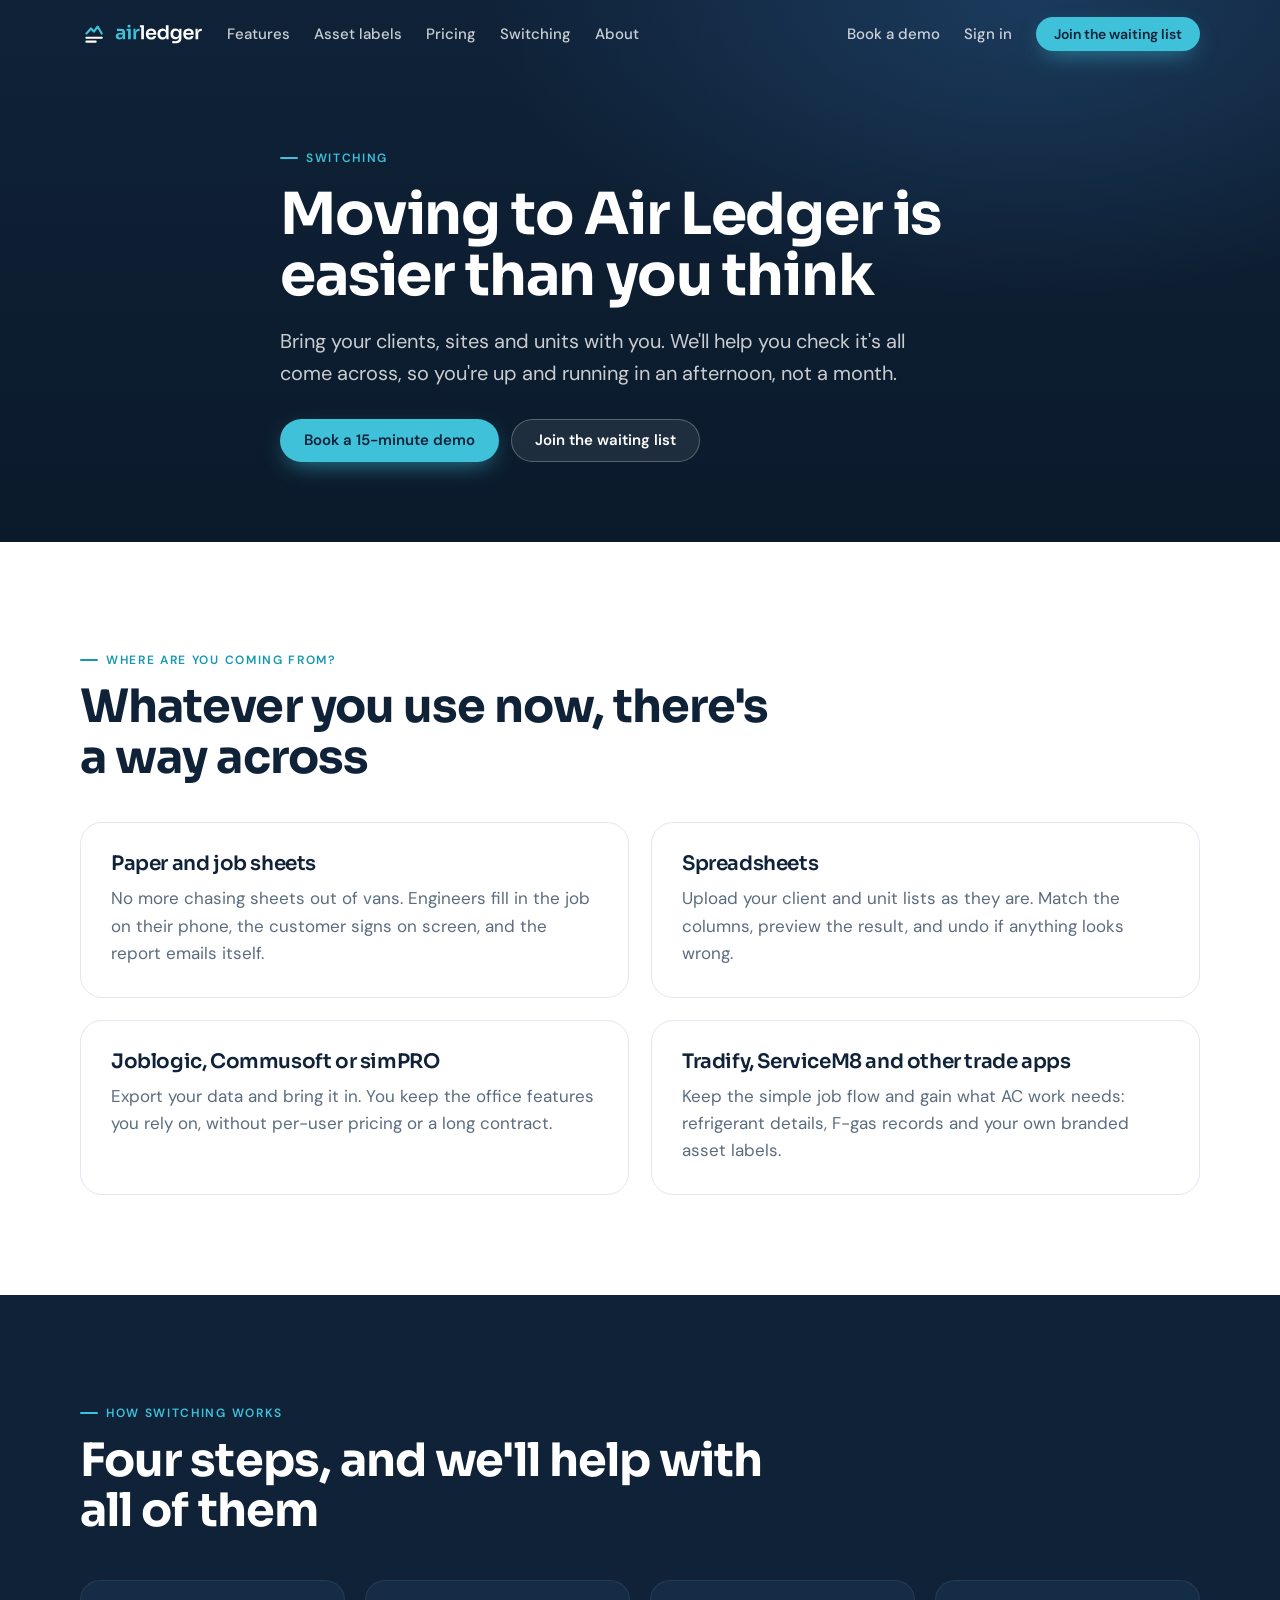
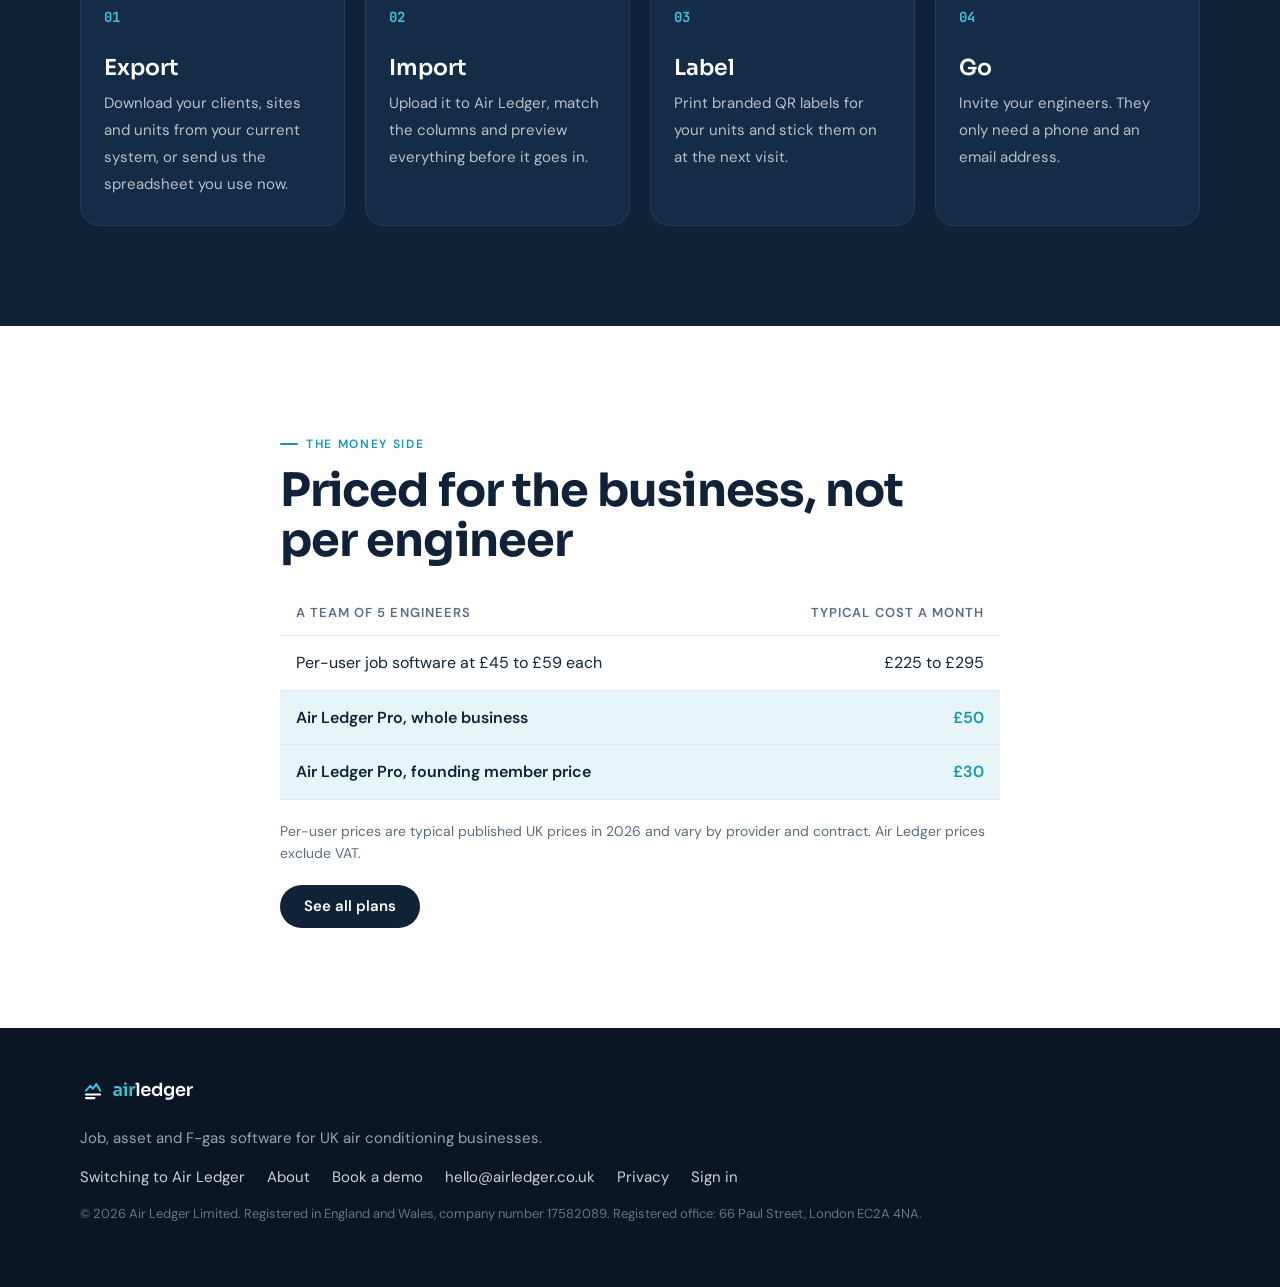
<file: switching.html>
<!doctype html>
<html lang="en-GB">
<head>
<meta charset="utf-8">
<meta name="viewport" content="width=device-width,initial-scale=1">
<title>Switching to Air Ledger | Air Ledger</title>
<meta name="description" content="Moving from Joblogic, Tradify, spreadsheets or paper to Air Ledger. Bring your clients, sites and units with you, with free help to switch.">
<link rel="canonical" href="https://airledger.co.uk/switching.html">
<meta property="og:title" content="Air Ledger | Scan it. Service it. Bill it.">
<meta property="og:description" content="Asset labels, F-gas records, jobs and invoices in one simple app. From £30 a month for the whole business.">
<meta property="og:image" content="https://airledger.co.uk/img/og.png">
<meta property="og:url" content="https://airledger.co.uk/">
<meta name="theme-color" content="#0F2238">
<link rel="icon" href="img/favicon-32.png">
<link rel="apple-touch-icon" href="img/icon-180.png">
<link rel="preconnect" href="https://fonts.googleapis.com">
<link rel="preconnect" href="https://fonts.gstatic.com" crossorigin>
<link href="https://fonts.googleapis.com/css2?family=DM+Sans:opsz,wght@9..40,400;9..40,500;9..40,600;9..40,700&family=JetBrains+Mono:wght@500;700&family=Sora:wght@600;700&display=swap" rel="stylesheet">
<link rel="stylesheet" href="styles.css">
</head>
<body>

<header class="nav solid" id="nav">
  <div class="wrap">
    <a href="./" class="brand" aria-label="Air Ledger home"><img src="img/airledger-logo-reverse.svg" alt="Air Ledger" width="150" height="30"></a>
    <nav class="links" aria-label="Main">
      <a href="./#features">Features</a>
      <a href="./#labels">Asset labels</a>
      <a href="./#pricing">Pricing</a>
      <a href="switching.html">Switching</a>
      <a href="about.html">About</a>
    </nav>
    <span class="sp"></span>
    <a class="signin" href="demo.html">Book a demo</a>
    <a class="signin" href="https://app.airledger.co.uk">Sign in</a>
    <a class="btn pri sm" href="./#join">Join the waiting list</a>
  </div>
</header>

<main id="top">

<section class="page-hero">
  <div class="wrap narrow">
    <span class="eyebrow">Switching</span>
    <h1>Moving to Air Ledger is easier than you think</h1>
    <p class="lede">Bring your clients, sites and units with you. We'll help you check it's all come across, so you're up and running in an afternoon, not a month.</p>
    <div class="ctas"><a class="btn pri" href="demo.html">Book a 15-minute demo</a><a class="btn ghost" href="./#join">Join the waiting list</a></div>
  </div>
</section>

<section class="sec">
  <div class="wrap">
    <span class="eyebrow ink">Where are you coming from?</span>
    <h2>Whatever you use now, there's a way across</h2>
    <div class="reasons four">
      <article class="reason"><h3>Paper and job sheets</h3><p>No more chasing sheets out of vans. Engineers fill in the job on their phone, the customer signs on screen, and the report emails itself.</p></article>
      <article class="reason"><h3>Spreadsheets</h3><p>Upload your client and unit lists as they are. Match the columns, preview the result, and undo if anything looks wrong.</p></article>
      <article class="reason"><h3>Joblogic, Commusoft or simPRO</h3><p>Export your data and bring it in. You keep the office features you rely on, without per-user pricing or a long contract.</p></article>
      <article class="reason"><h3>Tradify, ServiceM8 and other trade apps</h3><p>Keep the simple job flow and gain what AC work needs: refrigerant details, F-gas records and your own branded asset labels.</p></article>
    </div>
  </div>
</section>

<section class="sec how">
  <div class="wrap">
    <span class="eyebrow">How switching works</span>
    <h2>Four steps, and we'll help with all of them</h2>
    <ol class="steps">
      <li><b>Export</b><span>Download your clients, sites and units from your current system, or send us the spreadsheet you use now.</span></li>
      <li><b>Import</b><span>Upload it to Air Ledger, match the columns and preview everything before it goes in.</span></li>
      <li><b>Label</b><span>Print branded QR labels for your units and stick them on at the next visit.</span></li>
      <li><b>Go</b><span>Invite your engineers. They only need a phone and an email address.</span></li>
    </ol>
  </div>
</section>

<section class="sec">
  <div class="wrap narrow">
    <span class="eyebrow ink">The money side</span>
    <h2>Priced for the business, not per engineer</h2>
    <table class="cmp">
      <thead><tr><th>A team of 5 engineers</th><th>Typical cost a month</th></tr></thead>
      <tbody>
        <tr><td>Per-user job software at £45 to £59 each</td><td>£225 to £295</td></tr>
        <tr class="us"><td>Air Ledger Pro, whole business</td><td>£50</td></tr>
        <tr class="us"><td>Air Ledger Pro, founding member price</td><td>£30</td></tr>
      </tbody>
    </table>
    <p class="fine">Per-user prices are typical published UK prices in 2026 and vary by provider and contract. Air Ledger prices exclude VAT.</p>
    <div class="ctas dark"><a class="btn dark" href="./#pricing">See all plans</a></div>
  </div>
</section>

</main>

<footer class="foot">
  <div class="wrap">
    <img src="img/airledger-logo-reverse.svg" alt="Air Ledger" width="130" height="26">
    <p>Job, asset and F-gas software for UK air conditioning businesses.</p>
    <p class="fl"><a href="switching.html">Switching to Air Ledger</a><a href="about.html">About</a><a href="demo.html">Book a demo</a><a href="mailto:hello@airledger.co.uk">hello@airledger.co.uk</a><a href="privacy.html">Privacy</a><a href="https://app.airledger.co.uk">Sign in</a></p>
    <p class="cr">© 2026 Air Ledger Limited. Registered in England and Wales, company number 17582089. Registered office: 66 Paul Street, London EC2A 4NA.</p>
  </div>
</footer>

<script src="site.js"></script>
</body>
</html>
</file>
<file: styles.css>
:root{
  --navy:#0F2238;--navy2:#152C47;--navy3:#1B3A5C;--air:#3FC1D9;--ink:#1597B0;--brass:#E0A23A;
  --slate:#5B6C7F;--frost:#E8F5F8;--mist:#F4F7FA;--line:#E1E8EF;
  --fd:"Sora",system-ui,sans-serif;--fb:"DM Sans",system-ui,sans-serif;--fm:"JetBrains Mono",ui-monospace,monospace;
}
*{box-sizing:border-box}
html{scroll-behavior:smooth;scroll-padding-top:76px}
body{margin:0;background:#fff;color:var(--navy);font:17px/1.6 var(--fb);-webkit-font-smoothing:antialiased;overflow-x:hidden}
img{max-width:100%}
a{color:inherit}
h1,h2,h3{font-family:var(--fd);letter-spacing:-.02em;margin:0;line-height:1.1}
h2{font-size:clamp(30px,4vw,46px);font-weight:700;margin:12px 0 18px;max-width:20ch}
h3{font-size:20px;font-weight:600}
.wrap{max-width:1160px;margin:0 auto;padding:0 20px}
.narrow{max-width:760px}
.eyebrow{display:inline-flex;align-items:center;gap:8px;font:600 12px/1 var(--fb);letter-spacing:.14em;text-transform:uppercase;color:var(--air)}
.eyebrow::before{content:"";width:18px;height:2px;border-radius:2px;background:currentColor}
.eyebrow.ink{color:var(--ink)}

.btn{display:inline-flex;align-items:center;justify-content:center;border:0;border-radius:999px;padding:14px 24px;font:600 15px/1 var(--fb);cursor:pointer;text-decoration:none;transition:transform .2s,box-shadow .2s,background .2s;white-space:nowrap}
.btn:hover{transform:translateY(-1px)}
.btn.pri{background:var(--air);color:var(--navy);box-shadow:0 8px 24px -8px rgba(63,193,217,.7)}
.btn.pri:hover{box-shadow:0 12px 30px -8px rgba(63,193,217,.95)}
.btn.ghost{background:rgba(255,255,255,.08);color:#fff;box-shadow:inset 0 0 0 1px rgba(255,255,255,.25)}
.btn.dark{background:var(--navy);color:#fff}
.btn.line{background:#fff;color:var(--navy);box-shadow:inset 0 0 0 1.5px var(--line)}
.btn.line:hover{box-shadow:inset 0 0 0 1.5px var(--ink)}
.btn.sm{padding:10px 18px;font-size:14px}
.btn.big{padding:17px 30px;font-size:16px;width:100%}

/* nav */
.nav{position:fixed;inset:0 0 auto;z-index:50;transition:background .3s,box-shadow .3s}
.nav.solid{background:rgba(15,34,56,.9);backdrop-filter:blur(12px);-webkit-backdrop-filter:blur(12px);box-shadow:0 1px 0 rgba(255,255,255,.08)}
.nav .wrap{display:flex;align-items:center;gap:24px;height:68px}
.nav .brand img{height:28px;width:auto;display:block}
.nav .links{display:flex;gap:24px}
.nav .links a,.nav .signin{color:rgba(255,255,255,.78);text-decoration:none;font-weight:500;font-size:15px}
.nav .links a:hover,.nav .signin:hover{color:#fff}
.nav .sp{flex:1}

/* hero */
.hero{position:relative;color:#fff;padding:140px 0 110px;overflow:hidden;isolation:isolate;
  background:radial-gradient(1100px 600px at 80% 0%,#1B3A5C 0%,rgba(27,58,92,0) 60%),linear-gradient(180deg,#0F2238 0%,#0B1A2B 100%)}
.flow{position:absolute;inset:0;z-index:-1;width:100%;height:100%}
.flow path{fill:none;stroke-linecap:round}
.flow .f1{stroke:rgba(63,193,217,.28);stroke-width:1.5;stroke-dasharray:6 14;animation:dash 9s linear infinite}
.flow .f2{stroke:rgba(63,193,217,.15);stroke-width:1;stroke-dasharray:2 10;animation:dash 14s linear infinite reverse}
.flow .f3{stroke:url(#streak);stroke-width:2.5;stroke-dasharray:140 900;animation:streak 6s cubic-bezier(.4,0,.2,1) infinite}
.flow .f3.b{animation-delay:-2s;animation-duration:7.5s}
.flow .f3.c{animation-delay:-4.2s;animation-duration:8.5s}
@keyframes dash{to{stroke-dashoffset:-400}}
@keyframes streak{from{stroke-dashoffset:1040}to{stroke-dashoffset:0}}
.hero-grid{display:grid;grid-template-columns:1.1fr .9fr;gap:56px;align-items:center}
.hero h1{font-size:clamp(42px,6vw,76px);line-height:1.02;font-weight:700;margin:20px 0 22px}
.hero h1 .hl{color:var(--air)}
.lede{font-size:clamp(17px,1.6vw,20px);color:rgba(255,255,255,.78);max-width:33em;margin:0 0 30px}
.ctas{display:flex;flex-wrap:wrap;gap:12px}
.ticks{list-style:none;padding:0;margin:30px 0 0;display:flex;flex-wrap:wrap;gap:10px 22px;color:rgba(255,255,255,.7);font-size:15px}
.ticks li::before{content:"";display:inline-block;width:14px;height:8px;border-left:2px solid var(--air);border-bottom:2px solid var(--air);transform:rotate(-45deg) translateY(-3px);margin-right:10px}

/* phone */
.phone-stage{position:relative;display:flex;justify-content:center;padding:20px 0}
.phone{width:300px;border-radius:44px;background:#0A1624;padding:12px;box-shadow:0 0 0 2px #24405F,0 40px 80px -20px rgba(0,0,0,.6),0 0 120px -30px rgba(63,193,217,.5);position:relative;animation:bob 7s ease-in-out infinite}
@keyframes bob{50%{transform:translateY(-10px)}}
.notch{position:absolute;top:20px;left:50%;transform:translateX(-50%);width:90px;height:24px;border-radius:20px;background:#0A1624;z-index:2}
.scr{background:var(--mist);border-radius:34px;padding:52px 16px 18px;color:var(--navy);font-size:13px}
.scr-top{display:flex;align-items:center;gap:8px;font:600 13px var(--fb);color:var(--slate);margin-bottom:12px}
.scr-top img{width:22px;height:22px}
.unit{background:#fff;border-radius:18px;padding:16px;box-shadow:0 1px 0 var(--line),0 8px 20px -12px rgba(15,34,56,.25)}
.unit-id{font:700 13px var(--fm);color:var(--ink)}
.unit-name{font:600 17px/1.2 var(--fd);margin:4px 0 2px}
.unit-loc{color:var(--slate);font-size:12px}
.gas{display:grid;grid-template-columns:repeat(3,1fr);gap:6px;margin:14px 0 12px}
.gas div{background:var(--frost);border-radius:10px;padding:8px 6px;text-align:center}
.gas b{display:block;font:700 14px var(--fd)}
.gas small{font-size:10px;color:var(--slate)}
.status{display:flex;gap:8px;align-items:center;font-size:12px;font-weight:600;color:#137a4a}
.status i{width:8px;height:8px;border-radius:50%;background:#1fb26b;box-shadow:0 0 0 4px rgba(31,178,107,.18)}
.hist-h{font:600 11px var(--fb);letter-spacing:.1em;text-transform:uppercase;color:var(--slate);margin:16px 4px 6px}
.hist{display:flex;justify-content:space-between;gap:8px;background:#fff;border-radius:12px;padding:10px 12px;margin-bottom:6px;font-size:12px}
.hist span{color:var(--slate)}
.scr-btn{margin-top:12px;background:var(--navy);color:#fff;text-align:center;border-radius:14px;padding:12px;font-weight:600}
.label-float,.inv-float{position:absolute;background:#fff;color:var(--navy);border-radius:16px;box-shadow:0 20px 40px -14px rgba(0,0,0,.5)}
.label-float{left:-18px;top:70%;display:flex;gap:10px;align-items:center;padding:10px 14px 10px 10px;animation:bob 6s ease-in-out infinite -2s}
.label-float b{display:block;font:700 13px var(--fm)}
.label-float small,.inv-float small{font-size:11px;color:var(--slate)}
.lf-qr,.lbl-qr{width:44px;height:44px;border-radius:6px;flex:none;background:
  conic-gradient(var(--navy) 25%,#fff 0 50%,var(--navy) 0 75%,#fff 0) 0 0/11px 11px;box-shadow:inset 0 0 0 3px #fff,0 0 0 1px var(--line)}
.inv-float{right:-4px;top:12%;padding:12px 16px;animation:bob 8s ease-in-out infinite -4s;border-left:4px solid var(--brass)}
.inv-float span{display:block;font-size:11px;color:var(--slate);font-weight:600}
.inv-float b{display:block;font:700 20px var(--fd);color:var(--navy)}

/* strip */
.strip{background:var(--frost);padding:34px 0}
.strip p{margin:0;font-size:clamp(17px,1.8vw,21px);max-width:52em;color:var(--navy2)}

/* sections */
.sec{padding:100px 0}
.reasons{display:grid;grid-template-columns:repeat(3,1fr);gap:22px;margin-top:40px}
.reason{border:1px solid var(--line);border-radius:22px;padding:30px;transition:transform .25s,box-shadow .25s,border-color .25s}
.reason:hover{transform:translateY(-4px);box-shadow:0 24px 40px -24px rgba(15,34,56,.35);border-color:transparent}
.reason .ico{width:52px;height:52px;border-radius:14px;background:var(--navy);display:grid;place-items:center;margin-bottom:22px}
.reason svg{width:26px;height:26px;fill:none;stroke:var(--air);stroke-width:2;stroke-linejoin:round;stroke-linecap:round}
.reason h3{margin-bottom:10px}
.reason p{margin:0;color:var(--slate)}

.how{background:var(--navy);color:#fff}
.how h2{color:#fff}
.steps{list-style:none;counter-reset:s;padding:0;margin:44px 0 0;display:grid;grid-template-columns:repeat(4,1fr);gap:20px}
.steps li{counter-increment:s;background:var(--navy2);border-radius:20px;padding:28px 24px;position:relative;box-shadow:inset 0 0 0 1px rgba(255,255,255,.07)}
.steps li::before{content:"0" counter(s);font:700 14px var(--fm);color:var(--air);display:block;margin-bottom:28px}
.steps b{display:block;font:600 22px var(--fd);margin-bottom:8px}
.steps span{color:rgba(255,255,255,.7);font-size:15px}

.split{display:grid;grid-template-columns:1fr 1fr;gap:64px;align-items:center}
.split p{color:var(--slate);max-width:32em}
.split .btn{margin-top:10px}
.labels-demo{position:relative;height:380px;background:linear-gradient(135deg,#dfe7ee,#c9d5e0);border-radius:28px;overflow:hidden}
.labels-demo::before{content:"";position:absolute;inset:40px 60px;border-radius:14px;background:repeating-linear-gradient(0deg,#f4f7fa 0 10px,#e6ecf2 10px 12px);box-shadow:0 30px 50px -30px rgba(15,34,56,.6)}
.lbl{position:absolute;display:flex;gap:12px;align-items:center;background:#fff;border-radius:10px;padding:12px 16px 12px 12px;box-shadow:0 14px 28px -12px rgba(15,34,56,.45);border-top:5px solid var(--navy)}
.lbl b{display:block;font:700 12px var(--fd);letter-spacing:.06em}
.lbl span{display:block;font:700 15px var(--fm);color:var(--ink)}
.lbl small{font-size:11px;color:var(--slate)}
.l1{left:12%;top:16%;transform:rotate(-4deg)}
.l2{right:10%;top:42%;transform:rotate(3deg);border-top-color:var(--air)}
.l3{left:20%;bottom:12%;transform:rotate(-1deg);border-top-color:var(--brass)}

/* pricing */
.pricing{background:var(--mist)}
.sub{color:var(--slate);margin:0 0 28px}
.founder{display:flex;gap:18px;align-items:center;background:var(--navy);color:#fff;border-radius:18px;padding:18px 22px;margin-bottom:28px}
.founder p{margin:0;color:rgba(255,255,255,.8)}
.founder b{color:#fff}
.badge{flex:none;background:var(--brass);color:var(--navy);font:700 12px/1 var(--fb);letter-spacing:.08em;text-transform:uppercase;padding:9px 12px;border-radius:999px}
.toggle{display:inline-flex;background:#fff;border-radius:999px;padding:5px;box-shadow:inset 0 0 0 1px var(--line);margin-bottom:26px}
.toggle button{border:0;background:none;font:600 14px var(--fb);color:var(--slate);padding:10px 18px;border-radius:999px;cursor:pointer}
.toggle button.on{background:var(--navy);color:#fff}
.toggle em{font-style:normal;color:var(--ink);margin-left:4px}
.toggle button.on em{color:var(--air)}
.plans{display:grid;grid-template-columns:repeat(3,1fr);gap:20px;align-items:stretch}
.plan{background:#fff;border-radius:24px;padding:32px 28px;display:flex;flex-direction:column;position:relative;box-shadow:0 1px 0 var(--line)}
.plan.pop{box-shadow:0 0 0 2px var(--air),0 30px 50px -30px rgba(21,151,176,.6)}
.tag{position:absolute;top:-13px;left:28px;background:var(--air);color:var(--navy);font:700 12px/1 var(--fb);padding:7px 12px;border-radius:999px}
.for{color:var(--slate);margin:4px 0 18px;font-size:15px}
.price{display:flex;align-items:baseline;gap:4px;margin-bottom:20px}
.amt{font:700 46px/1 var(--fd)}
.per{color:var(--slate)}
.plan ul{list-style:none;padding:0;margin:0 0 26px;flex:1}
.plan li{padding:8px 0 8px 26px;border-top:1px solid var(--line);position:relative;font-size:15px}
.plan li::before{content:"";position:absolute;left:2px;top:15px;width:11px;height:6px;border-left:2px solid var(--ink);border-bottom:2px solid var(--ink);transform:rotate(-45deg)}
.fine{color:var(--slate);font-size:14px;margin:20px 0 0}

/* faq */
.faq details{border-bottom:1px solid var(--line);padding:20px 0}
.faq summary{font:600 18px var(--fd);cursor:pointer;list-style:none;display:flex;justify-content:space-between;gap:16px}
.faq summary::after{content:"+";color:var(--ink);font-size:24px;line-height:1;transition:transform .2s}
.faq details[open] summary::after{transform:rotate(45deg)}
.faq details p{color:var(--slate);margin:12px 0 0}

/* join */
.join{background:radial-gradient(800px 400px at 50% 0%,#1B3A5C,rgba(27,58,92,0)),var(--navy);color:#fff;padding:100px 0;text-align:center}
.join h2{color:#fff;margin:0 auto 14px}
.join>.wrap>p{color:rgba(255,255,255,.75);margin:0 auto 34px;max-width:34em}
.wl{text-align:left;background:rgba(255,255,255,.05);border-radius:24px;padding:28px;box-shadow:inset 0 0 0 1px rgba(255,255,255,.12)}
.wl .row{display:grid;grid-template-columns:1fr 1fr;gap:14px}
.wl label{display:block;margin-bottom:14px}
.wl label span{display:block;font-size:14px;font-weight:500;color:rgba(255,255,255,.75);margin-bottom:6px}
.wl input,.wl select{width:100%;font:16px var(--fb);color:#fff;background:rgba(255,255,255,.07);border:1px solid rgba(255,255,255,.18);border-radius:12px;padding:13px 14px}
.wl select option{color:var(--navy)}
.wl input:focus,.wl select:focus{outline:2px solid var(--air);outline-offset:1px;border-color:transparent}
.wl input::placeholder{color:rgba(255,255,255,.4)}
.wl .hp{position:absolute;left:-9999px;width:1px;height:1px}
.wl button{margin-top:6px}
.msg{min-height:1.4em;margin:14px 0 0;text-align:center;font-weight:500}
.msg.ok{color:var(--air)}.msg.err{color:#ffb4a8}

.foot{background:#0A1624;color:rgba(255,255,255,.6);padding:50px 0;font-size:15px}
.foot img{height:26px;width:auto}
.foot .fl{display:flex;gap:22px}
.foot a{text-decoration:none;color:rgba(255,255,255,.8)}
.foot .cr{font-size:13px;color:rgba(255,255,255,.4)}

/* reveal */
.rv{opacity:0;transform:translateY(24px);transition:opacity .7s ease,transform .7s cubic-bezier(.2,.8,.2,1)}
.rv.in{opacity:1;transform:none}

@media (max-width:960px){
  .hero-grid,.split{grid-template-columns:1fr;gap:48px}
  .reasons,.plans{grid-template-columns:1fr}
  .steps{grid-template-columns:1fr 1fr}
  .nav .links{display:none}
}
@media (max-width:560px){
  body{font-size:16px}
  .hero{padding:110px 0 70px}
  .sec{padding:70px 0}
  .steps,.wl .row{grid-template-columns:1fr}
  .nav .signin{display:none}
  .phone{width:270px}
  .label-float{left:0;top:auto;bottom:-6px}
  .inv-float{right:0;top:0}
  .founder{flex-direction:column;align-items:flex-start}
  .labels-demo{height:320px}
  .labels-demo::before{inset:30px 24px}
  .l1{left:6%}.l2{right:4%}.l3{left:10%}
}
@media (prefers-reduced-motion:reduce){
  *{animation:none!important;transition:none!important}
  .rv{opacity:1;transform:none}
}

/* sub pages */
.page-hero{background:radial-gradient(900px 500px at 80% 0%,#1B3A5C 0%,rgba(27,58,92,0) 60%),linear-gradient(180deg,#0F2238,#0B1A2B);color:#fff;padding:140px 0 80px}
.page-hero h1{font-size:clamp(36px,5vw,58px);line-height:1.05;margin:18px 0 18px}
.reasons.four{grid-template-columns:repeat(2,1fr)}
.reasons.four .reason h3{margin-bottom:10px}
.cmp{width:100%;border-collapse:collapse;margin:24px 0 8px;font-size:16px}
.cmp th,.cmp td{text-align:left;padding:14px 16px;border-bottom:1px solid var(--line)}
.cmp th{font:600 13px var(--fb);letter-spacing:.08em;text-transform:uppercase;color:var(--slate)}
.cmp td:last-child,.cmp th:last-child{text-align:right;white-space:nowrap}
.cmp tr.us td{font-weight:600;background:var(--frost)}
.cmp tr.us td:last-child{color:var(--ink)}
.ctas.dark{margin-top:20px}
.prose h2{font-size:clamp(26px,3vw,34px);margin:40px 0 14px}
.prose h2:first-child{margin-top:0}
.prose p{color:var(--navy2);margin:0 0 16px}
.prose a{color:var(--ink)}
.beliefs{list-style:none;padding:0;margin:0}
.beliefs li{padding:14px 0 14px 28px;border-top:1px solid var(--line);position:relative;color:var(--slate)}
.beliefs li::before{content:"";position:absolute;left:2px;top:23px;width:12px;height:7px;border-left:2px solid var(--ink);border-bottom:2px solid var(--ink);transform:rotate(-45deg)}
.beliefs b{color:var(--navy)}
.page-join{padding-top:140px}
.page-join .eyebrow{margin-bottom:6px}
.foot .fl{flex-wrap:wrap;gap:10px 22px}
@media (max-width:960px){.reasons.four{grid-template-columns:1fr}}
.lede .tag{display:block;color:#fff;font-family:var(--fd);font-size:1.15em;margin-bottom:6px}
.consent{font-size:13px;color:rgba(255,255,255,.55);text-align:center;margin:8px 0 0}.consent a{color:rgba(255,255,255,.8)}
</file>
